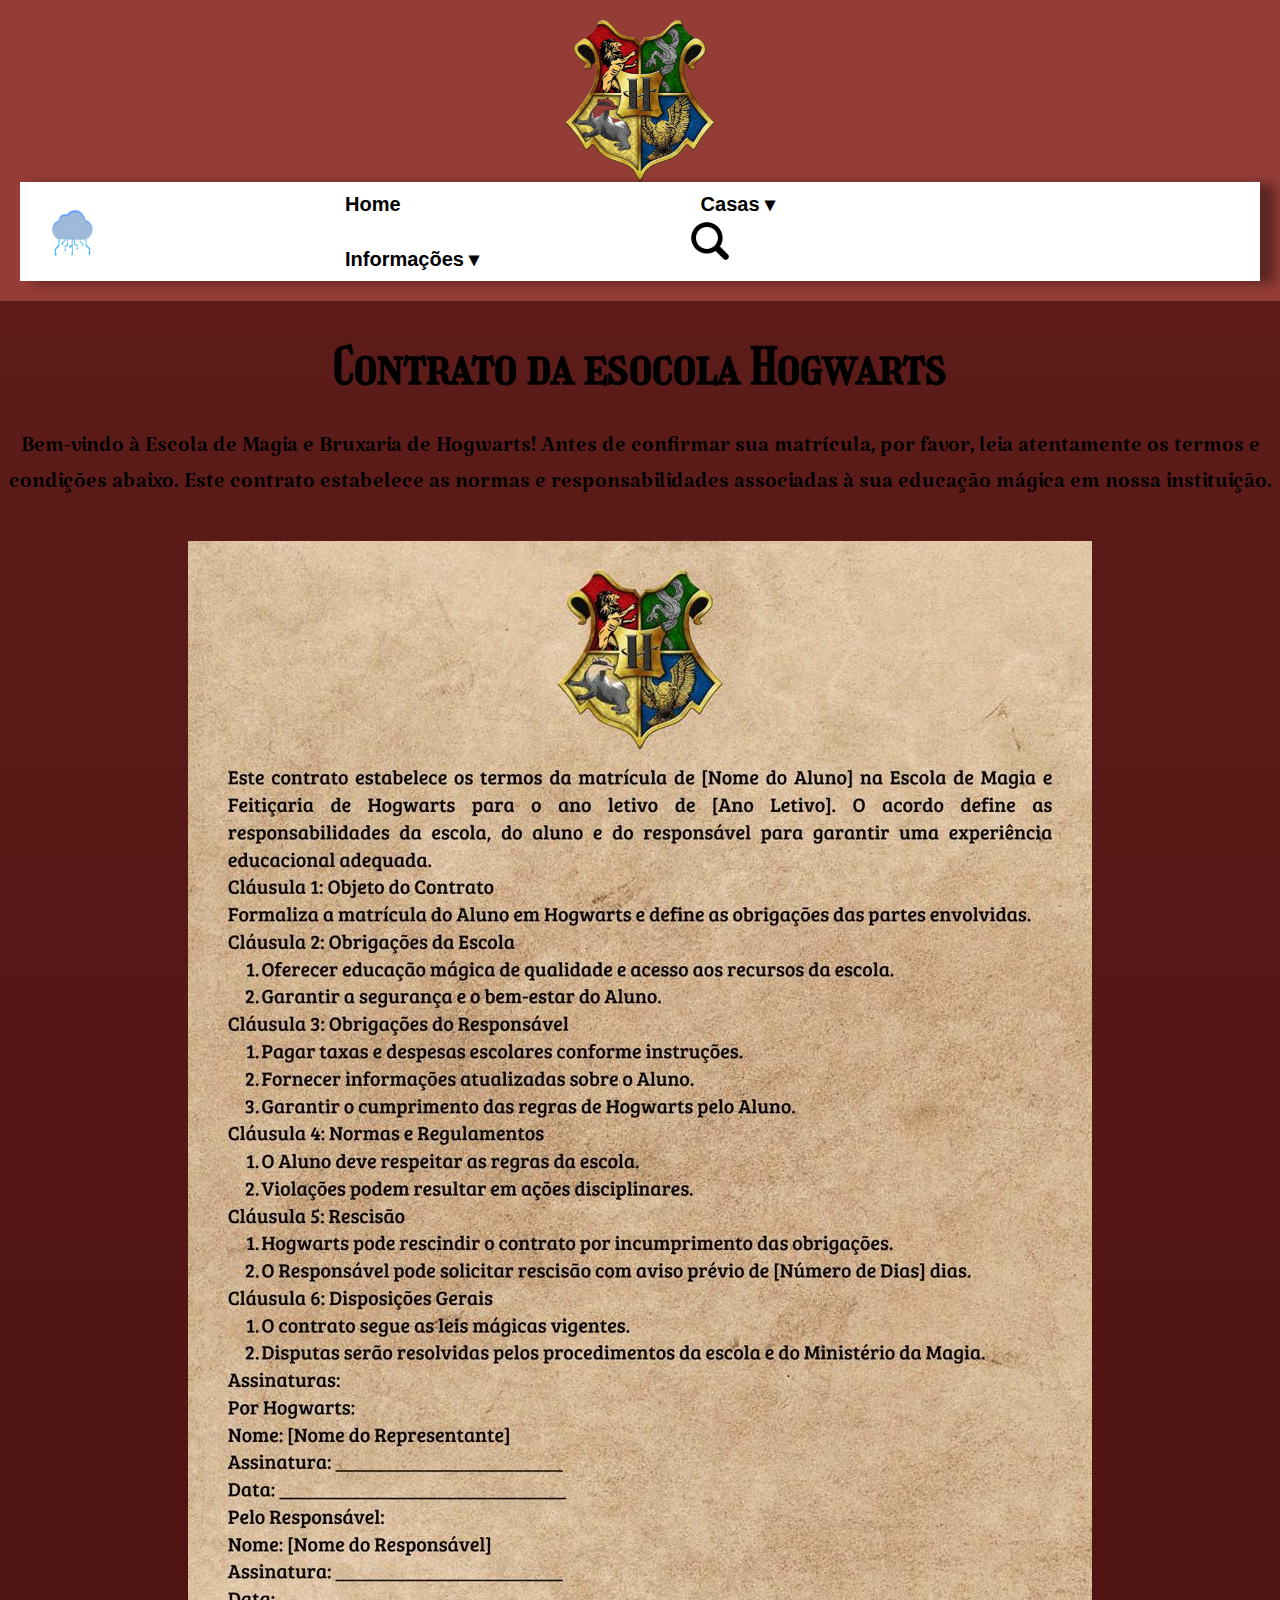
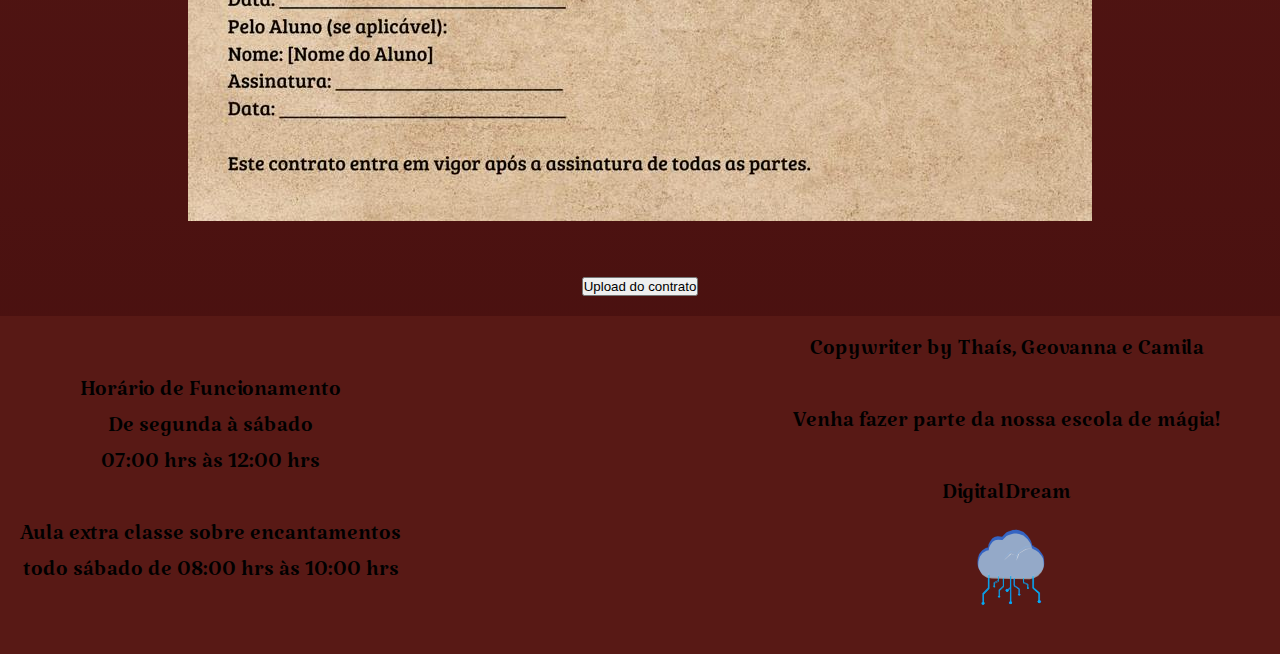
<file: contrato.html>
<!DOCTYPE html>
<html lang="PT-BR">
<head>
    <meta charset="UTF-8">
    <meta name="viewport" content="width=device-width, initial-scale=1.0">
    <title>Document</title>
    <link rel="stylesheet" href="stylecontrato.css">
</head>
<body>
    
<header>
    <div>

       
    
           
            <a href="index.html"><img class="imagemLogo"src="imagens/logo.png" alt="logo"> </a>
        <nav role="navigation" class="primary-navigation">
            <div class="cab">
            
                <img class="logocab" src="imagens/bitmap.png" alt="">


            <ul class="abas">    
                <li><a class="aba" href="index.html">Home</a></li>
                <li><a class="aba" href="#"> Casas  &dtrif;</a>
                    <ul class="dropdown">
                        <li><a href="TimeFF.html"> Grifinoria</a></li>
                        <li><a href="TimeValorant.html">Lufa-Lufa</a></li>
                        <li><a href="TimeFortnite.html"> Sonserina</a></li>
                        <li><a href="TimeRocketLeague.html">Corvinal</a></li>
                    </ul> 
                </li>
                <li><a class="aba" href="#"> Informações &dtrif;</a>
                    <ul class="dropdown">
                        <li><a href="contrato.html">Contrato</a></li>
                        <li><a href="formulario.html">Contatos</a></li>
                    </ul> 
                
                <img class="lupa" class="pesquisa" src="imagens/lupa (1).png" alt="">
            
            </div>
          </nav>


</header>
<br><br>

<div classs="conteudogeral">
    
<div class="arrumarcontrato">

<h1>Contrato da esocola Hogwarts </h1>

<br><br>
<p> Bem-vindo à Escola de Magia e Bruxaria de Hogwarts! Antes de confirmar sua matrícula, por favor, leia atentamente os termos e condições abaixo. Este contrato estabelece as normas e responsabilidades associadas à sua educação mágica em nossa instituição.</p>
<br><br>

    <img class="imagemContrato" src="imagens/contrato.jpg" alt="Contrato da escola">
    <br><br>
</div>

<div class="botao">
<button > Upload do contrato </button>
</div>

</div>
<footer>

    <div class="rodape-geral">
        <div class="rodape-alinhar">
    <p>Horário de Funcionamento  <br>  De segunda à sábado <br> 07:00 hrs às 12:00 hrs <br> <br> Aula extra classe sobre encantamentos <br> todo sábado de 08:00 hrs às 10:00 hrs</p>
</div>

<br> <br>
<div>

    <p class="rodape-alinhar2">  Copywriter by Thaís, Geovanna e Camila  <br> <br> Venha fazer parte da nossa escola de mágia! <br> <br>  DigitalDream <br> <img class="logoempresa" src="imagens/bitmap.svg" alt="logo da empresa"> </p>
</div>

<br><br>


    <div class="Linksrodape">

        <div>
        <p>Instagram das criadoras</p>
    </div>
        <br> <br>


        
        <div class="arrumarEscrita">
            
          
       <a href="https://www.instagram.com/thaisg.castro"> <img class="imagens-logo" src="imagens/instagram.png" alt="logodoinstagram"></a> 
      

    
       <a href="https://www.instagram.com/geo__s4nts"> <img class="imagens-logo" src="imagens/instagram.png" alt="logodoinstagram"></a>
      
    
    
       <a href="https://www.instagram.com/c_marinss"> <img class= "imagens-logo"src="imagens/instagram.png"alt="logodoinstagram"></a>
      

    

    </div>

    <br>

    <div class="arrumargeral">

    <p class="arrumar-instagramsala">Instagram da sala</p>


<div class="arrumar-instagrancurso">
    <a href="https://www.instagram.com/iftm_tinf.4"> <img class="imagens-logo" src="imagens/instagram.png" alt = "logo do instagram" ></a>
    
</div>

</div>



</footer>

</body>
</html>
</file>
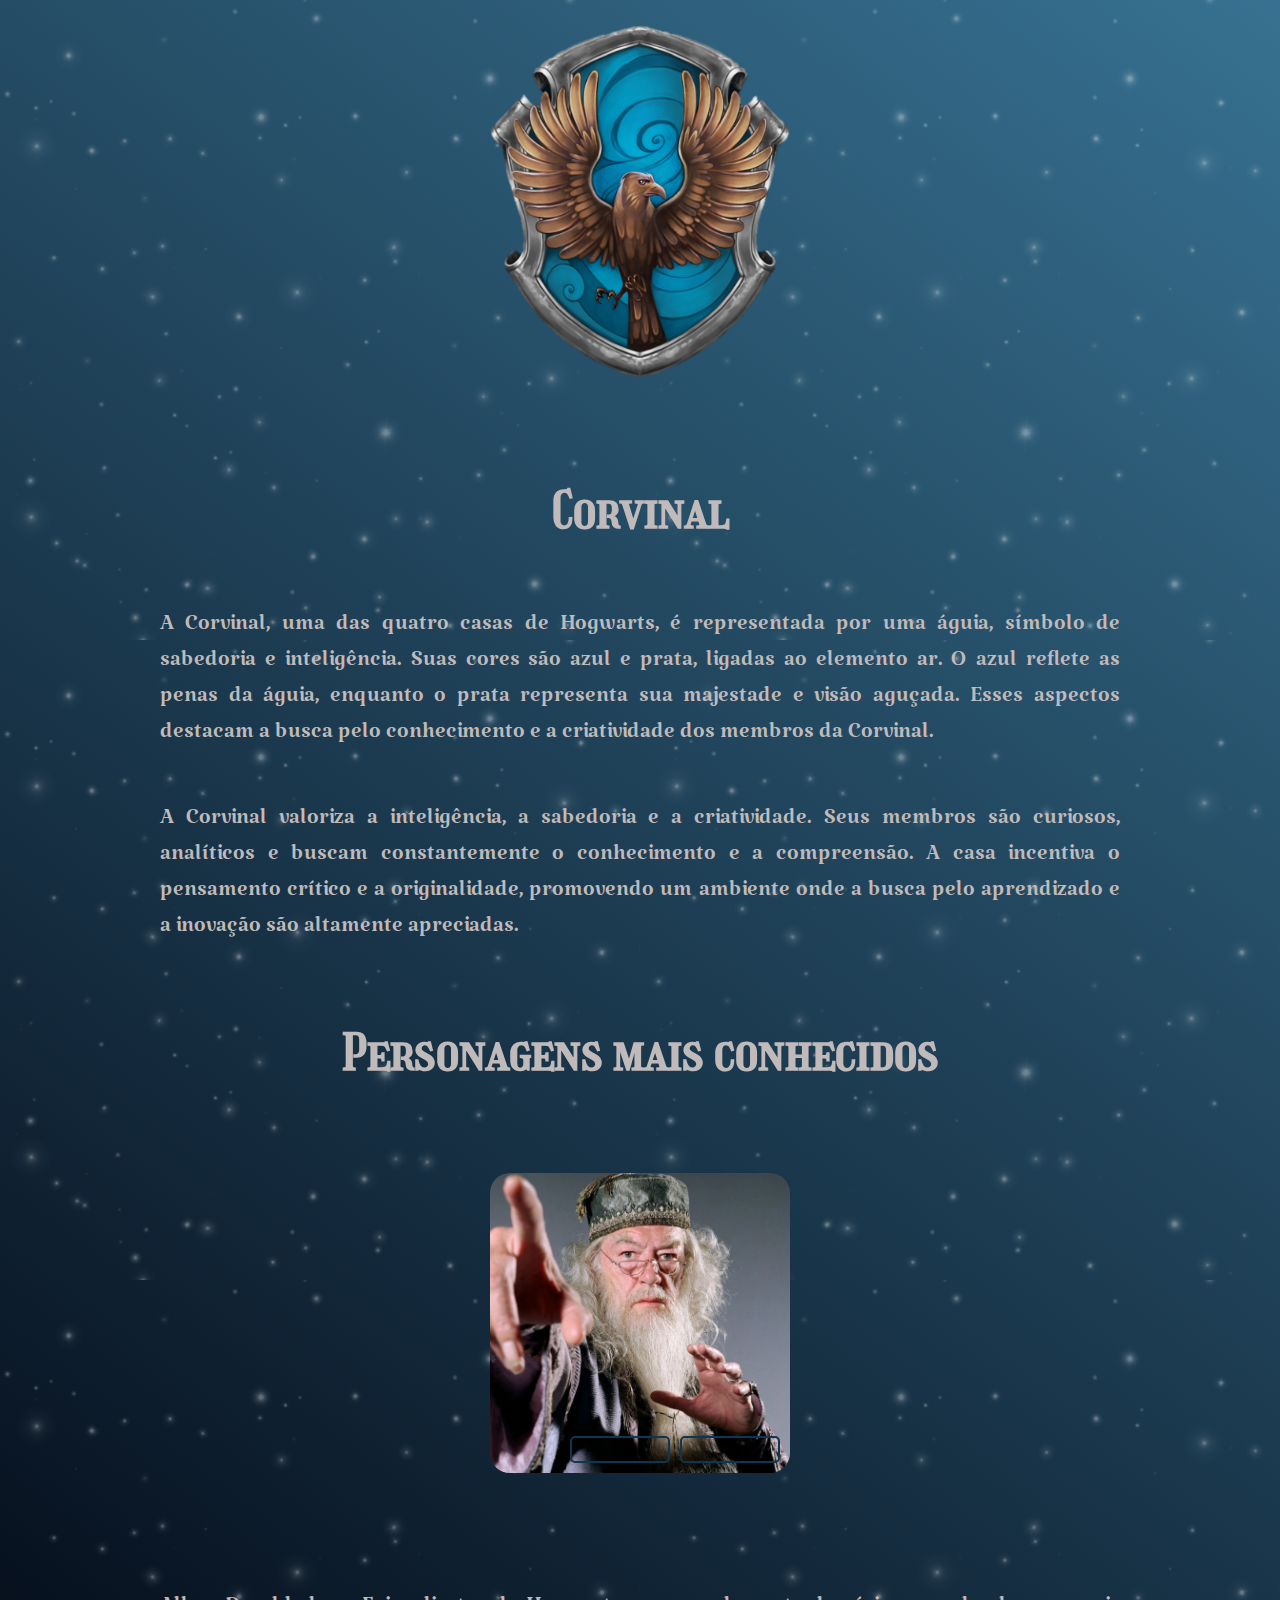
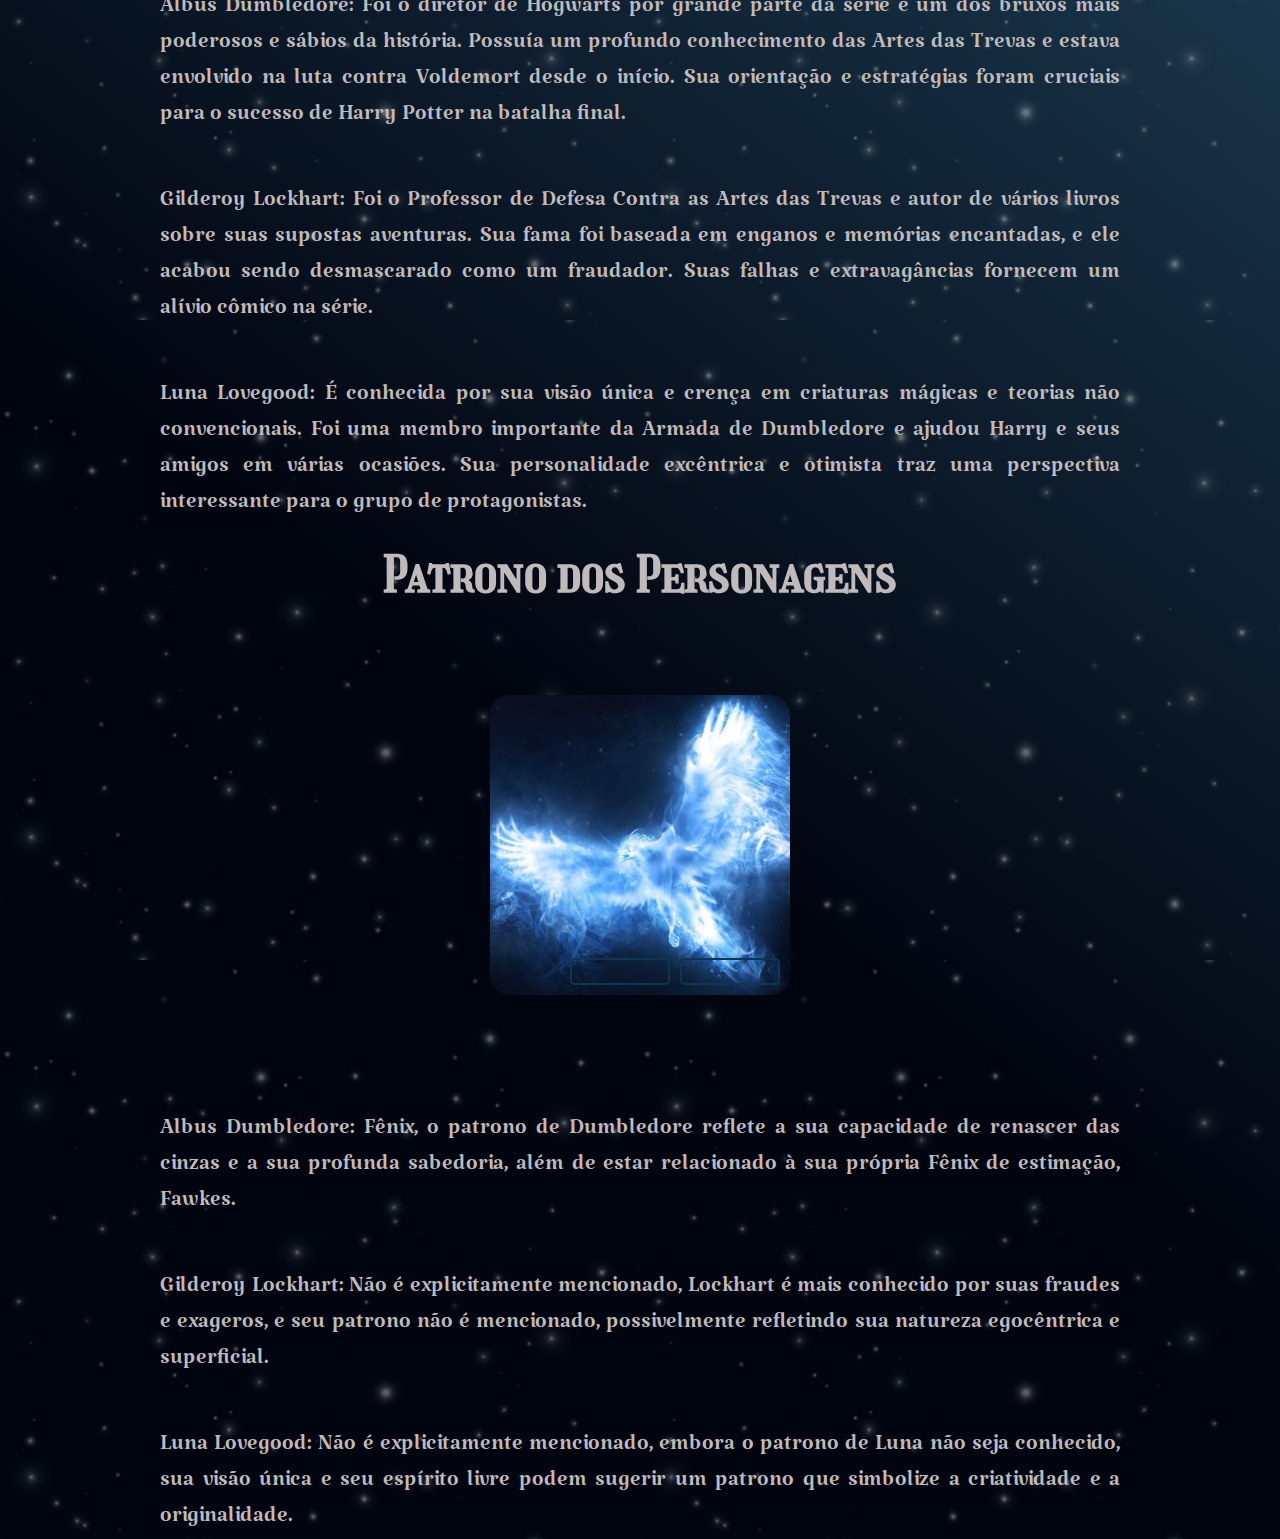
<file: Corvinal.html>
<!DOCTYPE html>
<html lang="PT-BR">
<head>
    <meta charset="UTF-8">
    <meta name="viewport" content="width=device-width, initial-scale=1.0">
    <link rel="stylesheet" href="casas.css">

    <title>Casa Corvinal</title>
</head>
<body class="Corvinal">
    
<nav class="container-img">
        <a  href="index.html"><img class="img-casas"  src="imagens/Foto-Corvinal.png.png" alt="imagem da casa Corvinal"></a>
</nav>
    
    <br><br><br>

    <h1>Corvinal</h1>

    <div>
        <p>A Corvinal, uma das quatro casas de Hogwarts, é representada por uma águia, símbolo de sabedoria e inteligência. Suas cores são azul e prata, ligadas ao elemento ar. O azul reflete as penas da águia, enquanto o prata representa sua majestade e visão aguçada. Esses aspectos destacam a busca pelo conhecimento e a criatividade dos membros da Corvinal.
        </p>

            <p>A Corvinal valoriza a inteligência, a sabedoria e a criatividade. Seus membros são curiosos, analíticos e buscam constantemente o conhecimento e a compreensão. A casa incentiva o pensamento crítico e a originalidade, promovendo um ambiente onde a busca pelo aprendizado e a inovação são altamente apreciadas.
            </p>
    </div>

    <br><br><br>

    <h1>Personagens mais conhecidos</h1>

    <div class="content">
        <div class="slides">
            <input type="radio" name="slide" id="slide1" checked>
            <input type="radio" name="slide" id="slide2">
            <input type="radio" name="slide" id="slide3">

            <div class="slide s1">
                <a><img class="conteudo-img-slide" src="imagens/Dumbledore.jpeg" alt="imagem do Harry potter"></a>

            </div>
            <div class="slide">
                <a><img class="conteudo-img-slide" src="imagens/Luna.jpeg" alt="imagem da Hermione"></a>
                
            </div>
            <div class="slide">
                <a><img class="conteudo-img-slide" src="imagens/Gilderoy.jpeg" alt="imagem do Rony"></a>
                
            </div>

            <div class="navigation"> 
                <label class="bar-4" for="slide1"></label>
                <label class="bar-4" for="slide2"></label>
                <label class="bar-4" for="slide3"></label>
               
            </div>
 
        
        </div>

    </div>

    <p>Albus Dumbledore: 

        Foi o diretor de Hogwarts por grande parte da série e um dos bruxos mais poderosos e sábios da história.
        Possuía um profundo conhecimento das Artes das Trevas e estava envolvido na luta contra Voldemort desde o início.
        Sua orientação e estratégias foram cruciais para o sucesso de Harry Potter na batalha final.

    </p>

        <p>Gilderoy Lockhart:
            
            Foi o Professor de Defesa Contra as Artes das Trevas e autor de vários livros sobre suas supostas aventuras.
            Sua fama foi baseada em enganos e memórias encantadas, e ele acabou sendo desmascarado como um fraudador.
            Suas falhas e extravagâncias fornecem um alívio cômico na série.
        </p>

            <p>Luna Lovegood:
                
                É conhecida por sua visão única e crença em criaturas mágicas e teorias não convencionais.
                Foi uma membro importante da Armada de Dumbledore e ajudou Harry e seus amigos em várias ocasiões.
                Sua personalidade excêntrica e otimista traz uma perspectiva interessante para o grupo de protagonistas.
            </p>

        <h1>Patrono dos Personagens</h1>

        <div class="content">
            <div class="slides">
                <input type="radio" name="slide" id="slide1-1" checked>
                <input type="radio" name="slide" id="slide2-2">
                <input type="radio" name="slide" id="slide3-3">
    
                <div class="slide s1">
                    <a><img class="conteudo-img-slide" src="imagens/Patrono-Fenix.jpg" alt="imagem do Harry potter"></a>
    
                </div>
                <div class="slide">
                    <a><img class="conteudo-img-slide" src="imagens/nao-explicito.jpeg" alt="imagem da Hermione"></a>
                    
                </div>
                <div class="slide">
                    <a><img class="conteudo-img-slide" src="imagens/nao-explicito.jpeg" alt="imagem do Rony"></a>
                    
                </div>
    
                <div class="navigation"> 
                    <label class="bar-4" for="slide1-1"></label>
                    <label class="bar-4" for="slide2-2"></label>
                    <label class="bar-4" for="slide3-3"></label>
                   
                </div>
     
            
            </div>
    
        </div>



    <div>
        <p>Albus Dumbledore: Fênix, o patrono de Dumbledore reflete a sua capacidade de renascer das cinzas e a sua profunda sabedoria, além de estar relacionado à sua própria Fênix de estimação, Fawkes.
        </p>

            <p>Gilderoy Lockhart: Não é explicitamente mencionado, Lockhart é mais conhecido por suas fraudes e exageros, e seu patrono não é mencionado, possivelmente refletindo sua natureza egocêntrica e superficial.
            </p>

                <p>Luna Lovegood: Não é explicitamente mencionado, embora o patrono de Luna não seja conhecido, sua visão única e seu espírito livre podem sugerir um patrono que simbolize a criatividade e a originalidade.
                </p>
    </div>

</body>
</html>
</file>
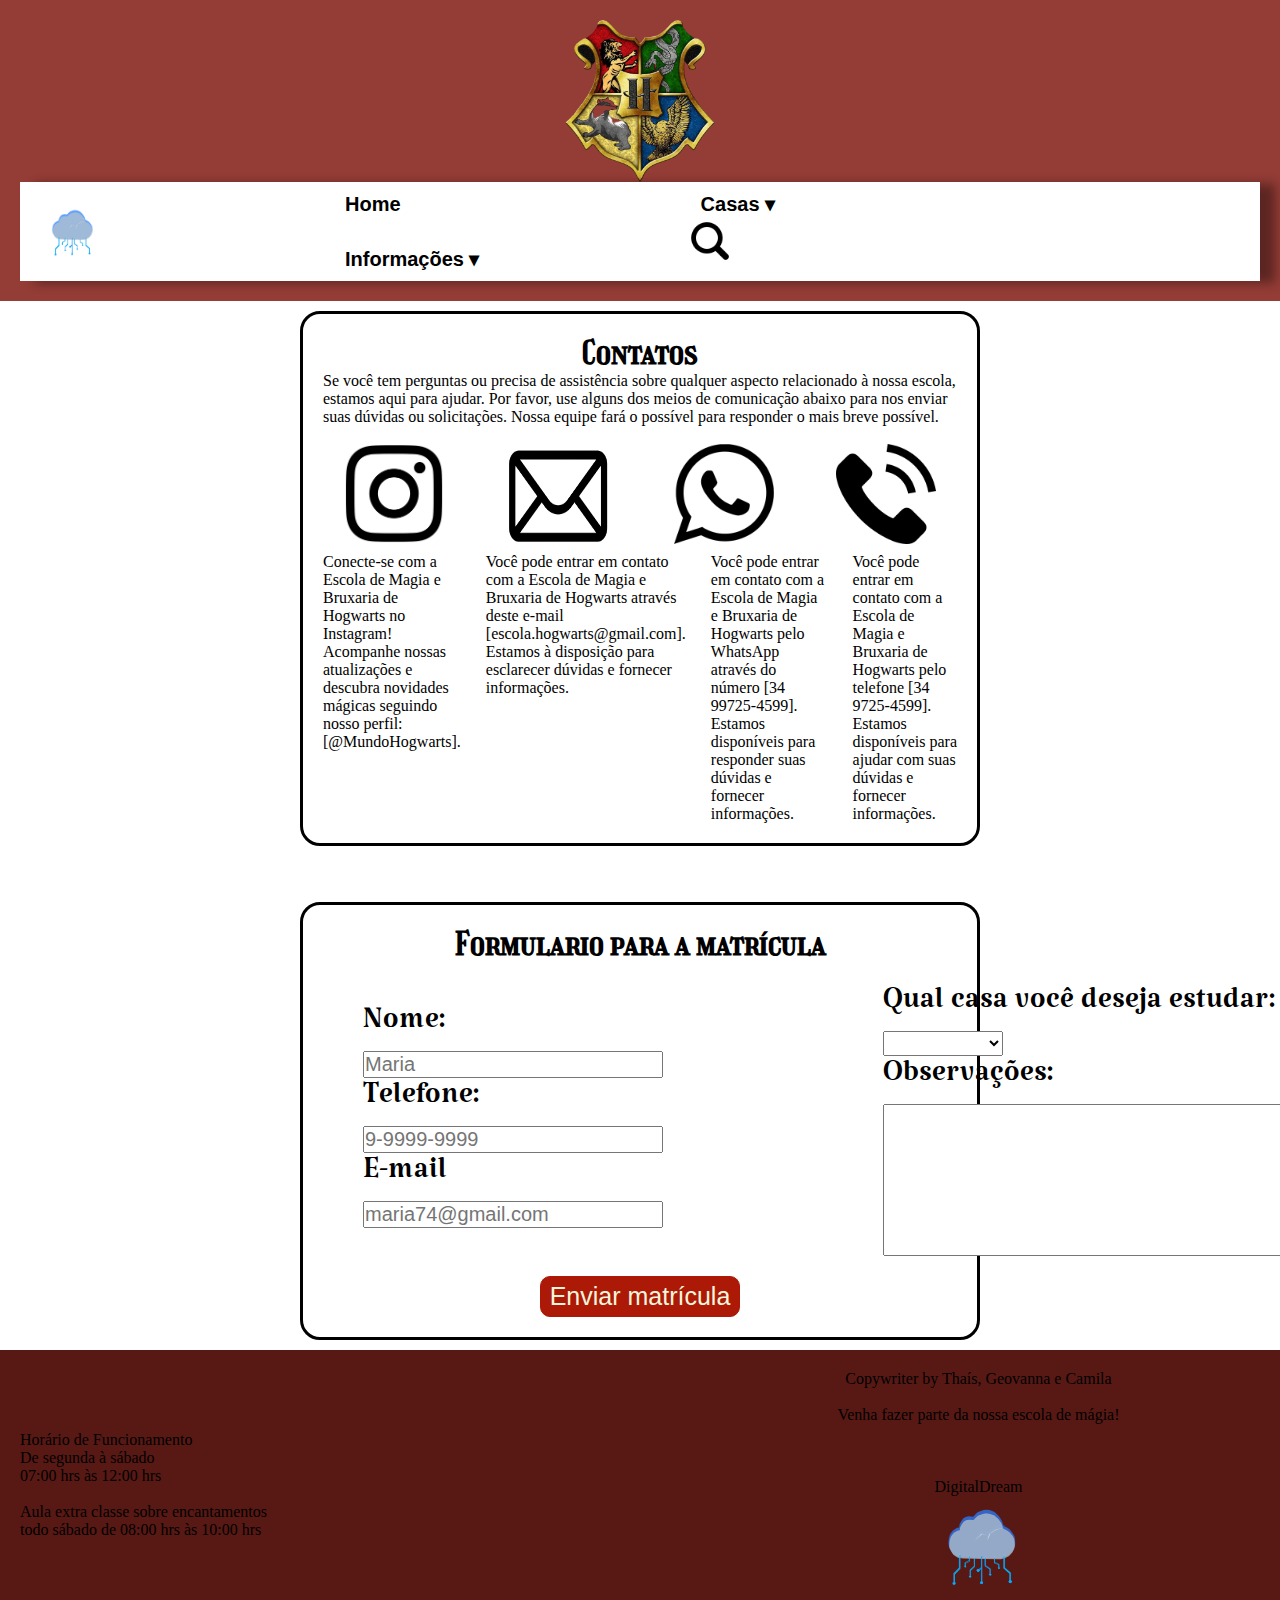
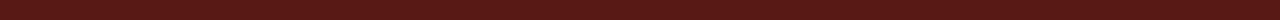
<file: formulario.html>
<!DOCTYPE html>
<html lang="PT-BR">
<head>
    <meta charset="UTF-8">
    <meta name="viewport" content="width=device-width, initial-scale=1.0">
    <title>Document</title>
    <link rel="stylesheet" href="styleformulario.css">
</head>
<body>
   
    <header>

      
       <a href="index.html"><img class="imagemLogo"src="imagens/logo.png" alt="logo"> </a>
       <nav role="navigation" class="primary-navigation">
           <div class="cab">
           
               <img class="logocab" src="imagens/bitmap.png" alt="">


           <ul class="abas">    
               <li><a class="aba" href="index.html">Home</a></li>
               <li><a class="aba" href="#"> Casas  &dtrif;</a>
                   <ul class="dropdown">
                       <li><a href="TimeFF.html"> Grifinoria</a></li>
                       <li><a href="TimeValorant.html">Lufa-Lufa</a></li>
                       <li><a href="TimeFortnite.html"> Sonserina</a></li>
                       <li><a href="TimeRocketLeague.html">Corvinal</a></li>
                   </ul> 
               </li>
               <li><a class="aba" href="#"> Informações &dtrif;</a>
                   <ul class="dropdown">
                       <li><a href="contrato.html">Contrato</a></li>
                       <li><a href="formulario.html">Contatos</a></li>
                   </ul> 
               
               <img class="lupa" class="pesquisa" src="imagens/lupa (1).png" alt="">
           
           </div>
         </nav>


    </header>

    <div class="conteudogeral"> 
    
        <h1>Contatos</h1>
    
        <p> Se você tem perguntas ou precisa de assistência sobre qualquer aspecto relacionado à nossa escola, estamos aqui para ajudar. Por favor, use alguns dos meios de comunicação abaixo para nos enviar suas dúvidas ou solicitações. Nossa equipe fará o possível para responder o mais breve possível. </p>

        <br>
    
            <div class="arrumacaogeral">
                <div class="arrumarImagem">
        
        <a href="https://www.instagram.com/geo__s4nts"><img class="tamanhoImagem"src="imagens/instagram.png" alt="logo do instagram"> </a>
    
    
        <a href="mailto:geovannasantosreis15@gmail.com"><img id="email-arrumar"  class="tamanhoImagem"src="imagens/email.png" alt="logo do email"></a>
    
    
        <a href="https://linkwhats.app/622cf2"><img class="tamanhoImagem" src="imagens/whatsapp.png" alt="logo do whatsapp"> </a>
    
        <a href="tel+553499754599"><img class="tamanhoImagem"src="imagens/telefone.png" alt="logo do telefone"> </a>
    
    </div>
    <div class="arrumarTexto">
    
        <p> Conecte-se com a Escola de Magia e Bruxaria de Hogwarts no Instagram!  Acompanhe nossas atualizações e  descubra novidades mágicas seguindo nosso perfil: [@MundoHogwarts].</p>
    
        <p >Você pode entrar em contato com a Escola de Magia e Bruxaria de Hogwarts através deste e-mail [escola.hogwarts@gmail.com]. Estamos à disposição para esclarecer dúvidas e fornecer informações.</p>
    
     <p>Você pode entrar em contato com a Escola de Magia e Bruxaria de Hogwarts pelo WhatsApp através do número [34 99725-4599]. Estamos disponíveis para responder suas dúvidas e fornecer informações.</p>
    
            <p> Você pode entrar em contato com a Escola de Magia e Bruxaria de Hogwarts pelo telefone [34 9725-4599]. Estamos disponíveis para ajudar com suas dúvidas e fornecer informações.</p>
        </div>
    
        </div>
        </div>
    
<br><br>
    

    <div class="conteudogeral">

        <h1>Formulario para a matrícula </h1>

        <div class="arrumarGeral">
    <div class="arrumarFormulario">
       
    <form class="arrumarFormulario" method="" id="" action="">
       
        <label for=""> Nome:</label>
        <input type="text" placeholder="Maria">
        <label for="">Telefone:</label>
        <input type="number" placeholder="9-9999-9999">
        <label for="">E-mail</label>
        <input type="email" placeholder="maria74@gmail.com">
    </div>
    
        <div class="arrumarFormulario-escolha">

        <label for="">Qual casa você deseja estudar:</label>

        <select id="arrumarOpcoes"name="" id="">

            <option value=""></option>
            <option value="">Sonserina</option>
            <option value="">Grifinoria</option>
            <option value="">Lufa-Lufa</option>
            <option value="">Corvinal</option>


        </select>
    
            <label for=""> Observações:</label>
        
            <textarea name="" id="quadro" rows="10" cols="100">   </textarea>
        </div>

        </form>

        
        </div>
    
        <div class="botao">

        <button type="button" class="peronalizaBotao"> Enviar matrícula</button>

    </div>

    </div>

<footer>

    <div class="rodape-geral">
        <div class="rodape-alinhar">
    <p>Horário de Funcionamento  <br>  De segunda à sábado <br> 07:00 hrs às 12:00 hrs <br> <br> Aula extra classe sobre encantamentos <br> todo sábado de 08:00 hrs às 10:00 hrs</p>
</div>

<br> <br>
<div>

    <p class="rodape-alinhar2">  Copywriter by Thaís, Geovanna e Camila <br> <br> Venha fazer parte da nossa escola de mágia! <br> <br> <br> <br> DigitalDream <br> <img class="logoempresa" src="imagens/bitmap.svg" alt="logo da empresa"> </p>
</div>

<br><br>


    <div class="Linksrodape">

        <div>
        <p>Instagram das criadoras</p>
    </div>
        <br> <br>


        
        <div class="arrumarEscrita">
            
          
       <a href="https://www.instagram.com/thaisg.castro"> <img class="imagens-logo" src="imagens/instagram.png" alt="logodoinstagram"></a> 
      

    
       <a href="https://www.instagram.com/geo__s4nts"> <img class="imagens-logo" src="imagens/instagram.png" alt="logodoinstagram"></a>
      
    
    
       <a href="https://www.instagram.com/c_marinss"> <img class= "imagens-logo"src="imagens/instagram.png"alt="logodoinstagram"></a>
      

    </div>

    <br>

    <div class="arrumargeral">

    <p class="arrumar-instagramsala">Instagram da sala</p>


<div class="arrumar-instagrancurso">
    <a href="https://www.instagram.com/iftm_tinf.4"> <img class="imagens-logo" src="imagens/instagram.png" alt = "logo do instagram" ></a>
    
</div>

</div>


   
</footer>

</body>
</html>
</file>
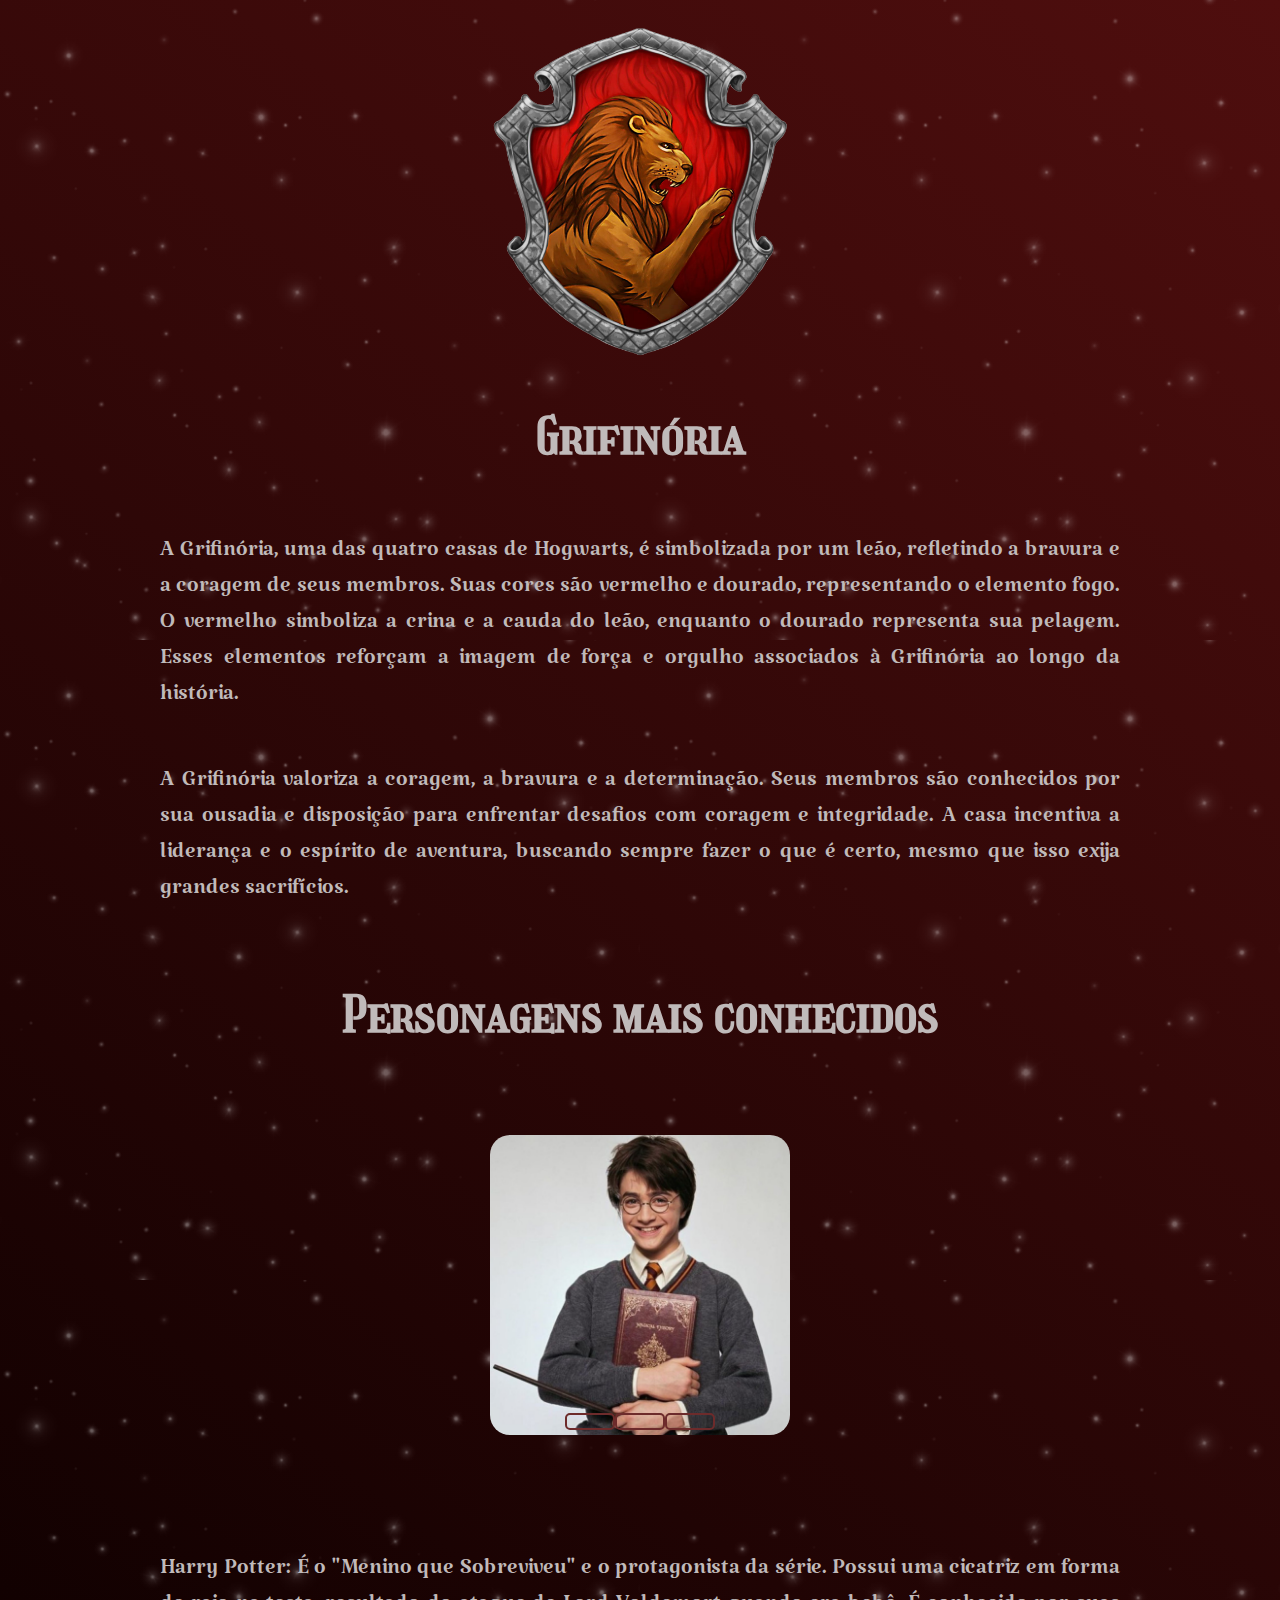
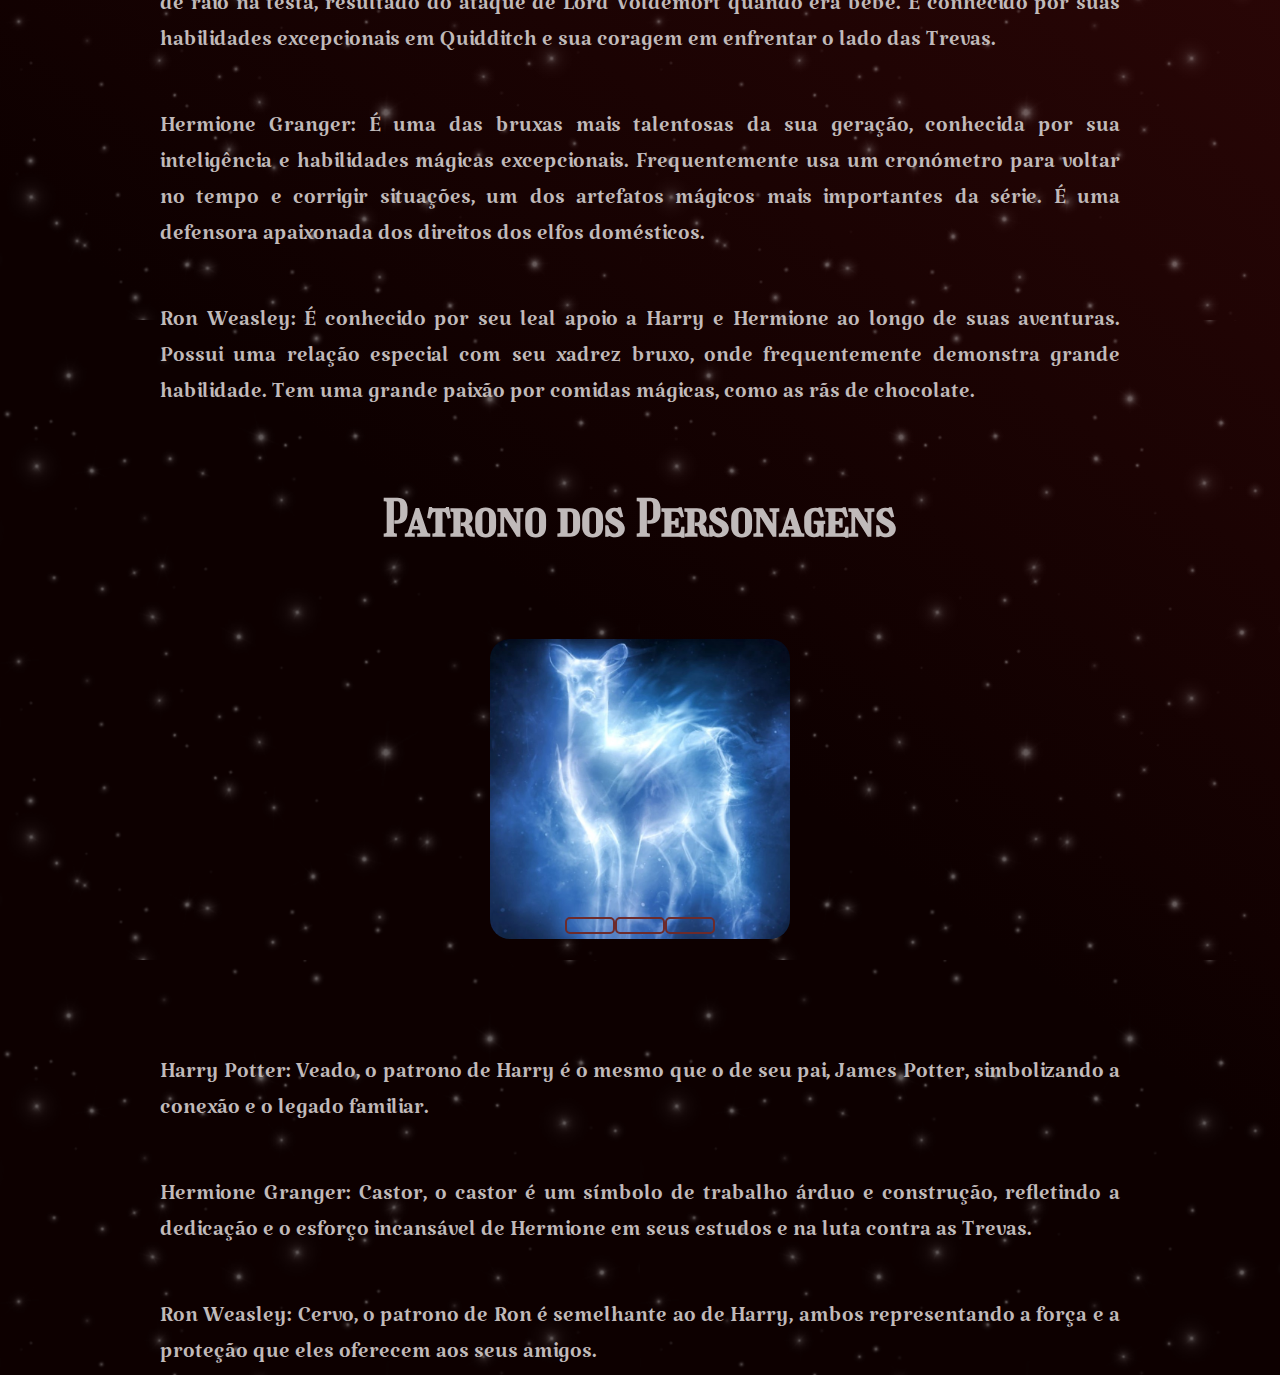
<file: Grifinoria.html>
<!DOCTYPE html>
<html lang="PT-BR">
<head>
    <meta charset="UTF-8">
    <meta name="viewport" content="width=device-width, initial-scale=1.0">
    <link rel="stylesheet" href="casas.css">

    <title>Casa Grifinória</title>
</head>
<body class="Grifinoria">
    
<nav class="container-img">
        <a  href="index.html"><img class="img-casas" src="imagens/Foto-Grifinoria.png.png" alt="imagem da casa Grifinória"></a>
</nav>
    
    <h1>Grifinória</h1>

    <div>
        <p>A Grifinória, uma das quatro casas de Hogwarts, é simbolizada por um leão, refletindo a bravura e a coragem de seus membros. Suas cores são vermelho e dourado, representando o elemento fogo. O vermelho simboliza a crina e a cauda do leão, enquanto o dourado representa sua pelagem. Esses elementos reforçam a imagem de força e orgulho associados à Grifinória ao longo da história.
        </p>

            <p>A Grifinória valoriza a coragem, a bravura e a determinação. Seus membros são conhecidos por sua ousadia e disposição para enfrentar desafios com coragem e integridade. A casa incentiva a liderança e o espírito de aventura, buscando sempre fazer o que é certo, mesmo que isso exija grandes sacrifícios.
            </p>
    </div>

    <br><br><br>

    <h1>Personagens mais conhecidos</h1>

    <div class="content">
        <div class="slides">
            <input type="radio" name="slide" id="slide1" checked>
            <input type="radio" name="slide" id="slide2">
            <input type="radio" name="slide" id="slide3">

            <div class="slide s1">
                <a><img class="conteudo-img-slide" src="imagens/Harry.jpeg" alt="imagem do Harry potter"></a>

            </div>
            <div class="slide">
                <a><img class="conteudo-img-slide" src="imagens/Hermione.jpeg" alt="imagem da Hermione"></a>
                
            </div>
            <div class="slide">
                <a><img class="conteudo-img-slide" src="imagens/Rony.jpeg" alt="imagem do Rony"></a>
                
            </div>

            <div class="navigation"> 
                <label class="bar" for="slide1"></label>
                <label class="bar" for="slide2"></label>
                <label class="bar" for="slide3"></label>
               
            </div>
 
        
        </div>

    </div>

    <p>Harry Potter:

        É o "Menino que Sobreviveu" e o protagonista da série.
        Possui uma cicatriz em forma de raio na testa, resultado do ataque de Lord Voldemort quando era bebê.
        É conhecido por suas habilidades excepcionais em Quidditch e sua coragem em enfrentar o lado das Trevas.
    </p>

        <p>
            Hermione Granger:
        
        É uma das bruxas mais talentosas da sua geração, conhecida por sua inteligência e habilidades mágicas excepcionais.
        Frequentemente usa um cronómetro para voltar no tempo e corrigir situações, um dos artefatos mágicos mais importantes da série.
        É uma defensora apaixonada dos direitos dos elfos domésticos.
        </p>

            <p>
                Ron Weasley:
        
                 É conhecido por seu leal apoio a Harry e Hermione ao longo de suas aventuras.
                 Possui uma relação especial com seu xadrez bruxo, onde frequentemente demonstra grande habilidade.
                 Tem uma grande paixão por comidas mágicas, como as rãs de chocolate.
            </p>

    <br><br><br>

 <h1>Patrono dos Personagens</h1>

 <div class="content">

    <div class="slides">
        <input type="radio" name="slide" id="slide1-1" checked>
        <input type="radio" name="slide" id="slide2-2">
        <input type="radio" name="slide" id="slide3-3">

        <div class="slide s1">
            <a><img class="conteudo-img-slide" src="imagens/Patrono-Veado-sim.jpg" alt="imagem do Harry potter"></a>
        </div>

        <div class="slide">
            <a><img class="conteudo-img-slide" src="imagens/Patrono-Castor.jpg" alt="imagem da Hermione"></a>
        </div>

        <div class="slide">
            <a><img class="conteudo-img-slide" src="imagens/Patrono-Cervo.jpg" alt="imagem do Rony"></a>
        </div>

        <div class="navigation"> 
            <label class="bar" for="slide1-1"></label>
            <label class="bar" for="slide2-2"></label>
            <label class="bar" for="slide3-3"></label>
           
        </div>

    
    </div>

</div>
    

    <div>
        <p>Harry Potter: Veado, o patrono de Harry é o mesmo que o de seu pai, James Potter, simbolizando a conexão e o legado familiar. 
        </p>

            <p>Hermione Granger: Castor, o castor é um símbolo de trabalho árduo e construção, refletindo a dedicação e o esforço incansável de Hermione em seus   estudos e na luta contra as Trevas.
            </p>

                <p>Ron Weasley:
                    
                    Cervo, o patrono de Ron é semelhante ao de Harry, ambos representando a força e a proteção que eles oferecem aos seus amigos. 
                </p>
    </div>

</body>
</html>
</file>
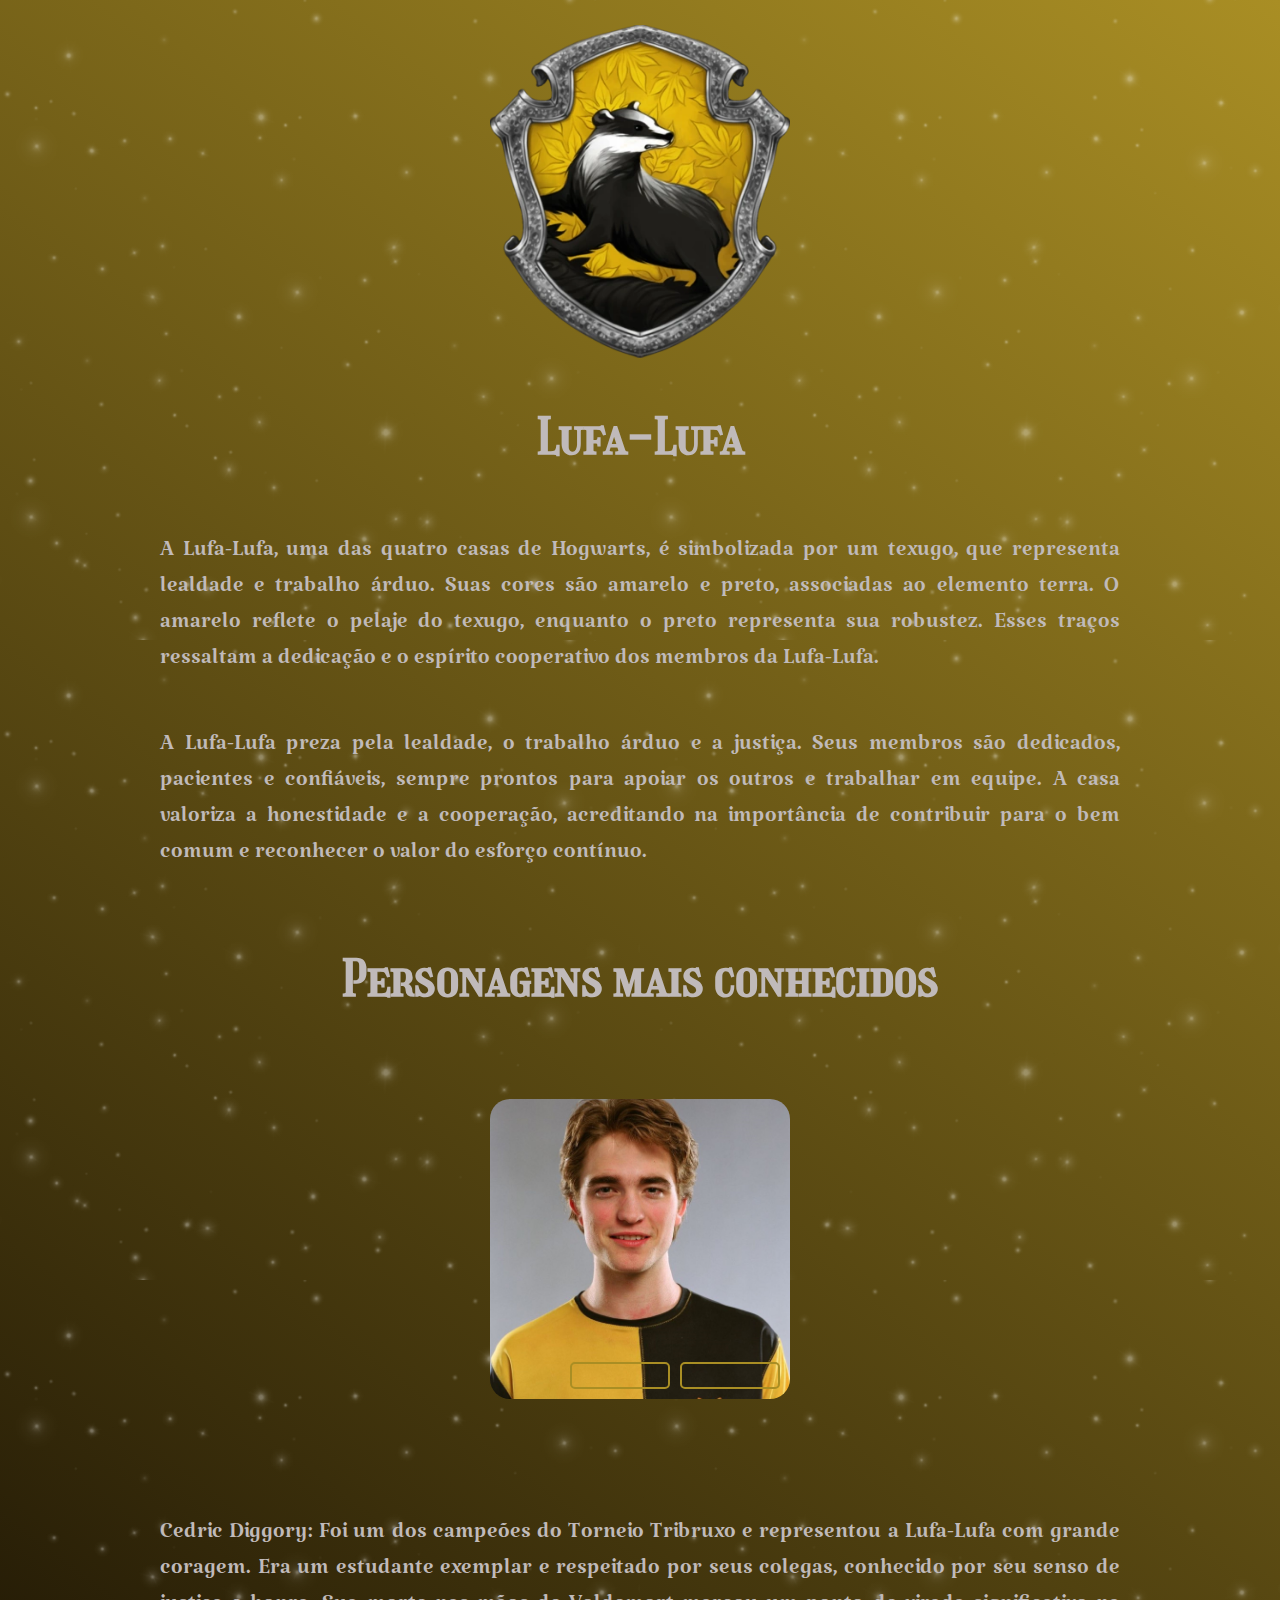
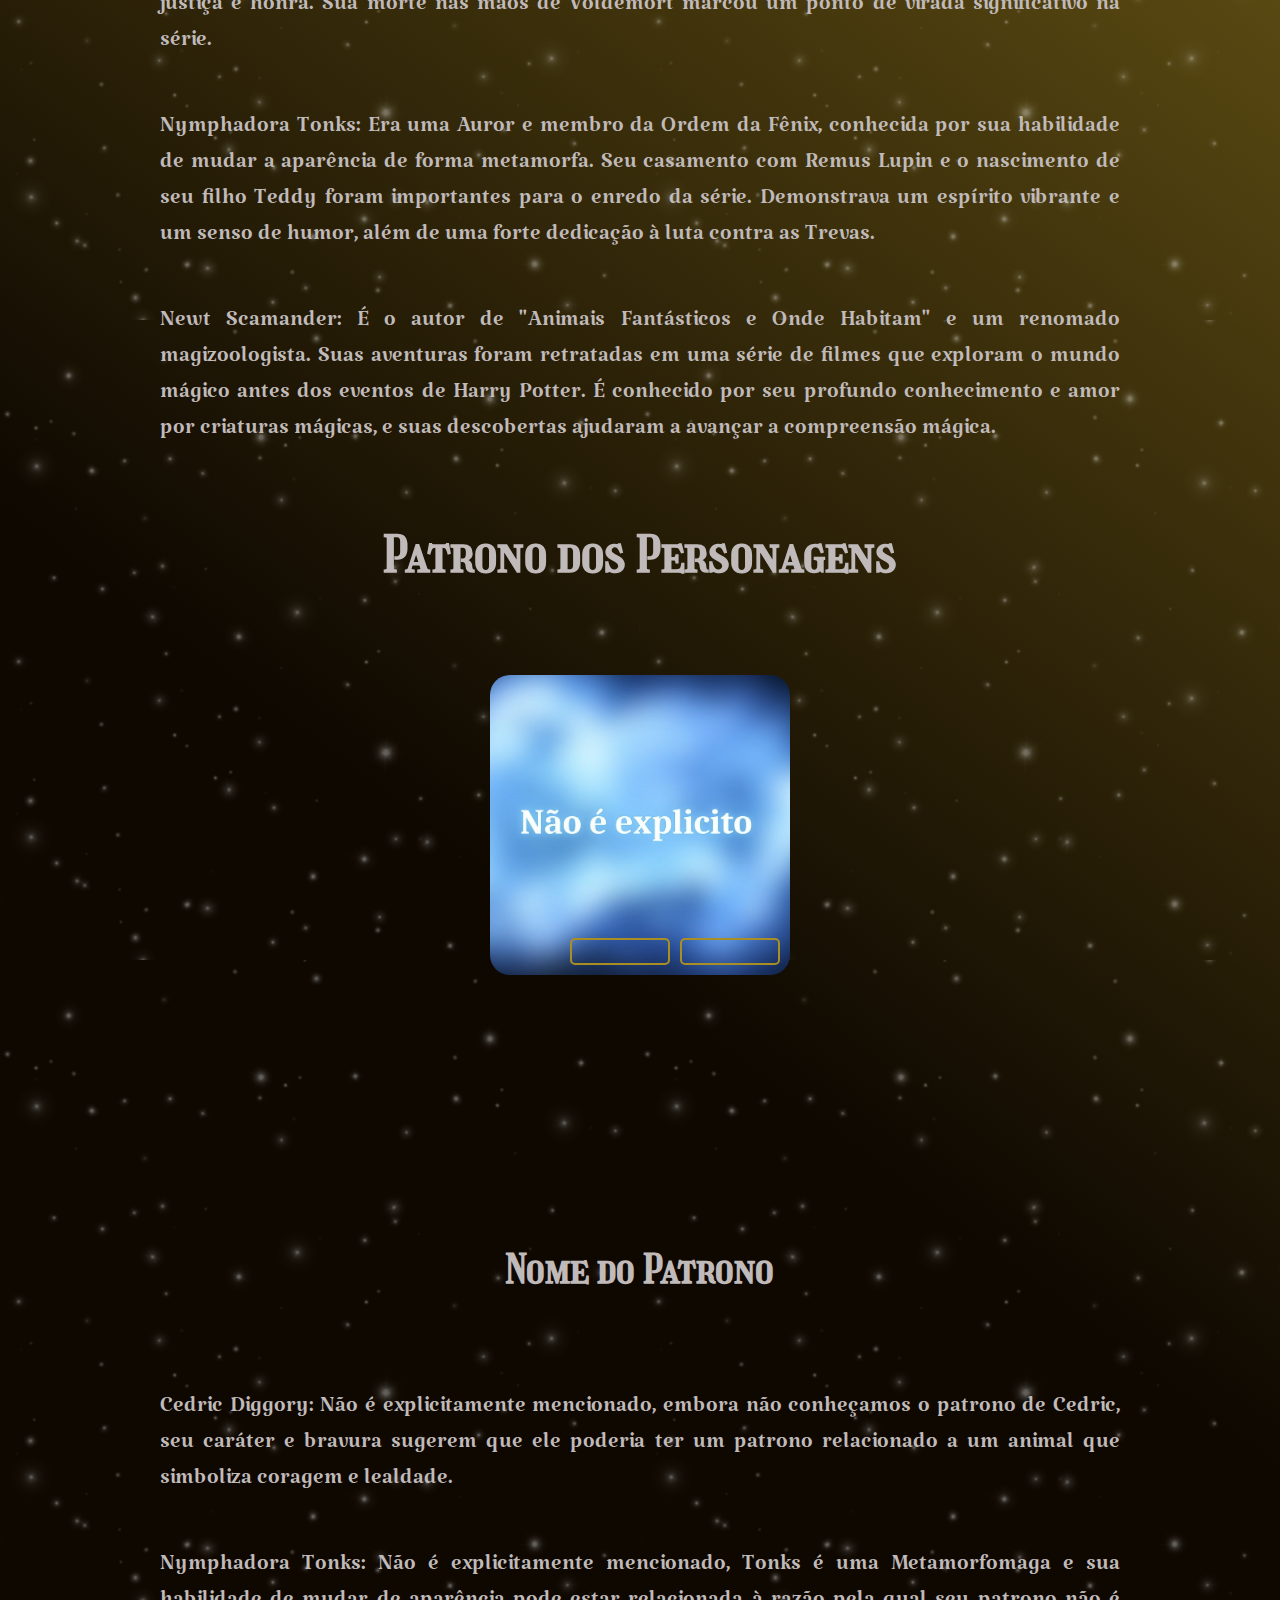
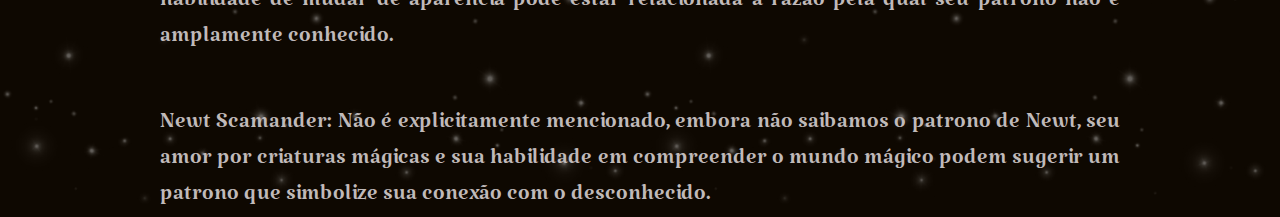
<file: Lufa-Lufa.html>
<!DOCTYPE html>
<html lang="PT-BR">
<head>
    <meta charset="UTF-8">
    <meta name="viewport" content="width=device-width, initial-scale=1.0">
    <link rel="stylesheet" href="casas.css">

    <title>Casa Lufa-Lufa</title>
</head>
<body class="Lufa-Lufa">
    
<nav class="container-img">
    <a  href="index.html"><img class="img-casas"  src="imagens/Foto-Lufa-Lufa.png" alt="imagem da casa Lufa-Lufa"></a>
</nav>

    <h1>Lufa-Lufa</h1>


    <div>
        <p>A Lufa-Lufa, uma das quatro casas de Hogwarts, é simbolizada por um texugo, que representa lealdade e trabalho árduo. Suas cores são amarelo e preto, associadas ao elemento terra. O amarelo reflete o pelaje do texugo, enquanto o preto representa sua robustez. Esses traços ressaltam a dedicação e o espírito cooperativo dos membros da Lufa-Lufa.</p>

             <p>A Lufa-Lufa preza pela lealdade, o trabalho árduo e a justiça. Seus membros são dedicados, pacientes e confiáveis, sempre prontos para apoiar os outros e trabalhar em equipe. A casa valoriza a honestidade e a cooperação, acreditando na importância de contribuir para o bem comum e reconhecer o valor do esforço contínuo.
            </p>
    </div>

    <br><br><br>

    <h1>Personagens mais conhecidos</h1>

    <div class="content">
        <div class="slides">
            <input type="radio" name="slide" id="slide1" checked>
            <input type="radio" name="slide" id="slide2">
            <input type="radio" name="slide" id="slide3">

            <div class="slide s1">
                <a><img class="conteudo-img-slide" src="imagens/Cedric.jpeg" alt="imagem do Harry potter"></a>

            </div>
            <div class="slide">
                <a><img class="conteudo-img-slide" src="imagens/Metamorfomaga.jpeg" alt="imagem da Hermione"></a>
                
            </div>
            <div class="slide">
                <a><img class="conteudo-img-slide" src="imagens/Tonks.jpeg" alt="imagem do Rony"></a>
                
            </div>

            <div class="navigation"> 
                <label class="bar-3" for="slide1"></label>
                <label class="bar-3" for="slide2"></label>
                <label class="bar-3" for="slide3"></label>
               
            </div>
 
        
        </div>

    </div>

    <p>Cedric Diggory:

        Foi um dos campeões do Torneio Tribruxo e representou a Lufa-Lufa com grande coragem.
        Era um estudante exemplar e respeitado por seus colegas, conhecido por seu senso de justiça e honra.
        Sua morte nas mãos de Voldemort marcou um ponto de virada significativo na série.
        </p>

        <p>Nymphadora Tonks:
        
            Era uma Auror e membro da Ordem da Fênix, conhecida por sua habilidade de mudar a aparência de forma metamorfa.
            Seu casamento com Remus Lupin e o nascimento de seu filho Teddy foram importantes para o enredo da série.
            Demonstrava um espírito vibrante e um senso de humor, além de uma forte dedicação à luta contra as Trevas.
        </p>

            <p>Newt Scamander:
            
                É o autor de "Animais Fantásticos e Onde Habitam" e um renomado magizoologista.
                Suas aventuras foram retratadas em uma série de filmes que exploram o mundo mágico antes dos eventos de Harry Potter.
                É conhecido por seu profundo conhecimento e amor por criaturas mágicas, e suas descobertas ajudaram a avançar a compreensão mágica.
            </p>

    <br><br><br>

        <h1>Patrono dos Personagens</h1>

        <div class="content">
            <div class="slides">
                <input type="radio" name="slide" id="slide1-1" checked>
                <input type="radio" name="slide" id="slide2-2">
                <input type="radio" name="slide" id="slide3-3">
    
                <div class="slide s1">
                    <a><img class="conteudo-img-slide" src="imagens/nao-explicito.jpeg" alt="imagem do Harry potter"></a>
    
                </div>
                <div class="slide">
                    <a><img class="conteudo-img-slide" src="imagens/nao-explicito.jpeg" alt="imagem da Hermione"></a>
                    
                </div>
                <div class="slide">
                    <a><img class="conteudo-img-slide" src="imagens/nao-explicito.jpeg" alt="imagem do Rony"></a>
                    
                </div>
    
                <div class="navigation"> 
                    <label class="bar-3" for="slide1-1"></label>
                    <label class="bar-3" for="slide2-2"></label>
                    <label class="bar-3" for="slide3-3"></label>
                   
                </div>
     
            
            </div>
    
        </div>

        <h2>Nome do Patrono</h2> 

    <div>
        <p>Cedric Diggory: Não é explicitamente mencionado, embora não conheçamos o patrono de Cedric, seu caráter e bravura sugerem que ele poderia ter um patrono relacionado a um animal que simboliza coragem e lealdade. 
        </p> 

            <p>Nymphadora Tonks: Não é explicitamente mencionado, Tonks é uma Metamorfomaga e sua habilidade de mudar de aparência pode estar relacionada à razão pela qual seu patrono não é amplamente conhecido.
            </p>

                <p>Newt Scamander: Não é explicitamente mencionado, embora não saibamos o patrono de Newt, seu amor por criaturas mágicas e sua habilidade em compreender o mundo mágico podem sugerir um patrono que simbolize sua conexão com o desconhecido.
                </p>
    </div>

</body>
</html>
</file>
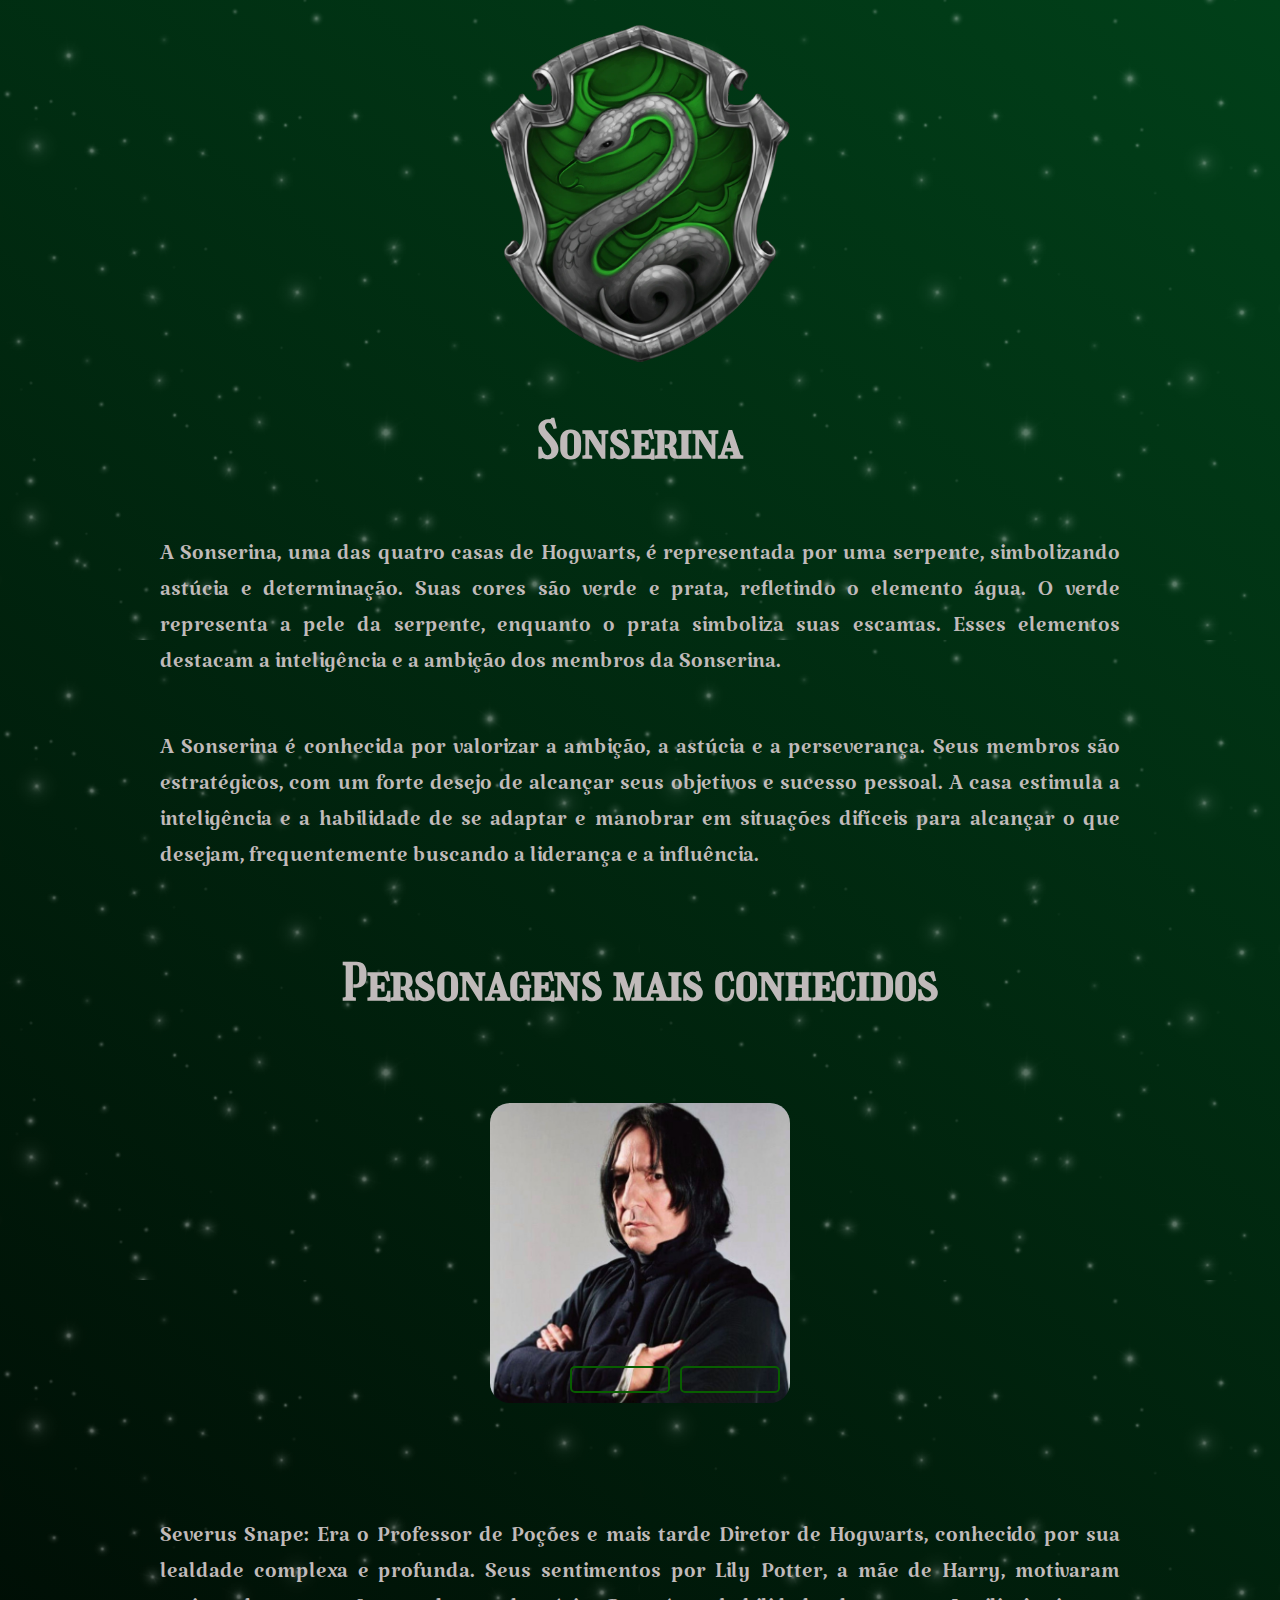
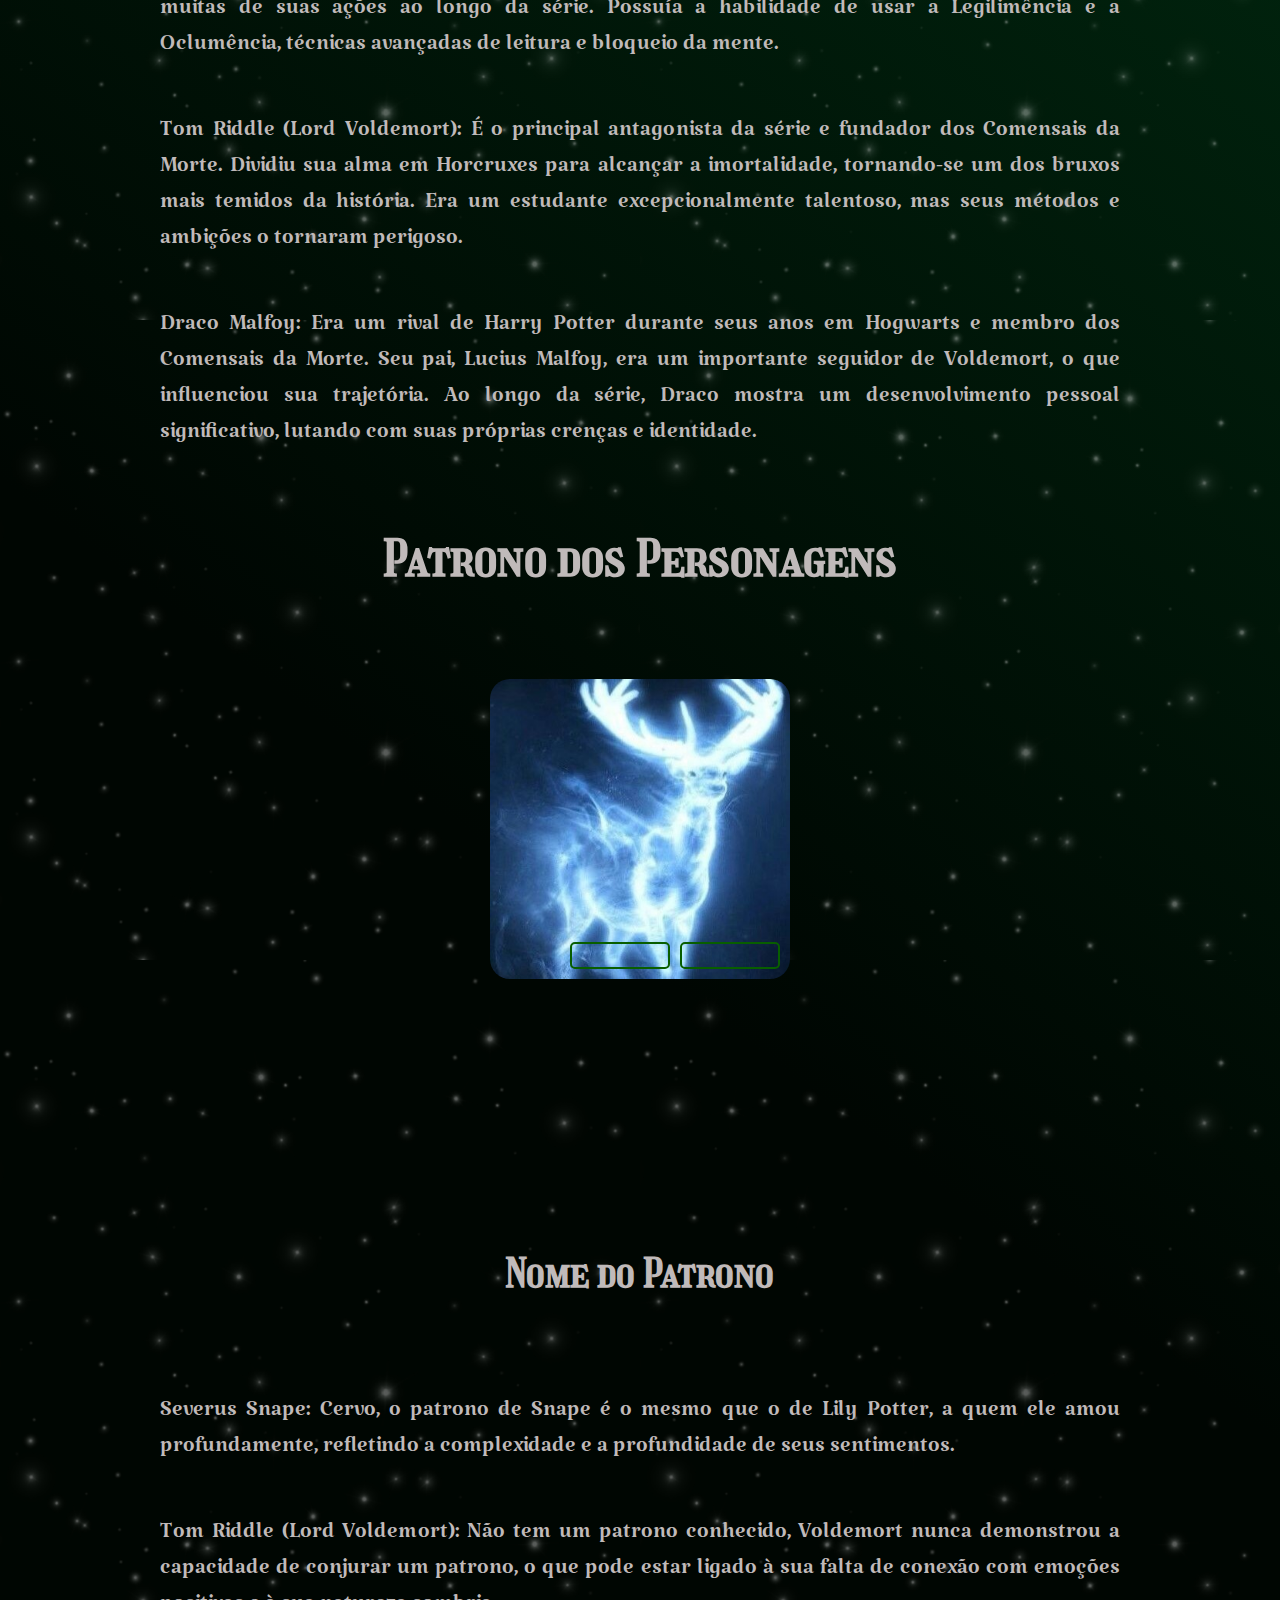
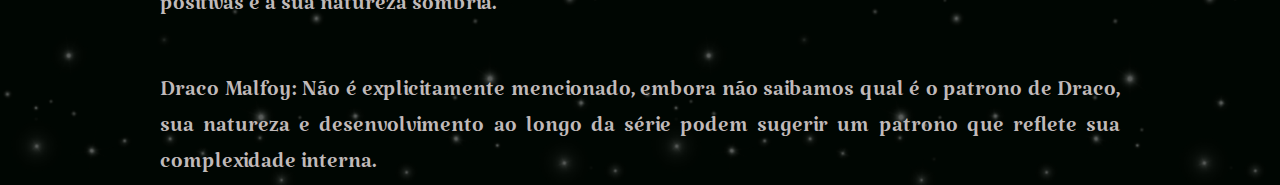
<file: Sonserina.html>
<!DOCTYPE html>
<html lang="PT-BR">
<head>
    <meta charset="UTF-8">
    <meta name="viewport" content="width=device-width, initial-scale=1.0">

    <link rel="stylesheet" href="casas.css">

    <title>Casa Sonserina</title>
</head>

<body class="Sonserina">

<nav class="container-img">    
        <a  href="index.html"><img class="img-casas"  src="imagens/Foto-Sonserina.png" alt="imagem da casa Sonserina"></a>
</nav>
    
    <h1>Sonserina</h1>

    <div>
        <p>A Sonserina, uma das quatro casas de Hogwarts, é representada por uma serpente, simbolizando astúcia e determinação. Suas cores são verde e prata, refletindo o elemento água. O verde representa a pele da serpente, enquanto o prata simboliza suas escamas. Esses elementos destacam a inteligência e a ambição dos membros da Sonserina.
        </p>

            <p>A Sonserina é conhecida por valorizar a ambição, a astúcia e a perseverança. Seus membros são estratégicos, com um forte desejo de alcançar seus objetivos e sucesso pessoal. A casa estimula a inteligência e a habilidade de se adaptar e manobrar em situações difíceis para alcançar o que desejam, frequentemente buscando a liderança e a influência.
            </p>
    </div>

    <br><br><br>

    <h1>Personagens mais conhecidos</h1>

    <div class="content">
        <div class="slides">
            <input type="radio" name="slide" id="slide1" checked>
            <input type="radio" name="slide" id="slide2">
            <input type="radio" name="slide" id="slide3">

            <div class="slide s1">
                <a><img class="conteudo-img-slide" src="imagens/Sirius.jpeg" alt="imagem do Harry potter"></a>

            </div>
            <div class="slide">
                <a><img class="conteudo-img-slide" src="imagens/Valdemort.jpeg" alt="imagem da Hermione"></a>
                
            </div>
            <div class="slide">
                <a><img class="conteudo-img-slide" src="imagens/Draco.jpeg" alt="imagem do Rony"></a>
                
            </div>

            <div class="navigation"> 
                <label class="bar-2" for="slide1"></label>
                <label class="bar-2" for="slide2"></label>
                <label class="bar-2" for="slide3"></label>
               
            </div>
 
        
        </div>

    </div>

    <p>Severus Snape:

        Era o Professor de Poções e mais tarde Diretor de Hogwarts, conhecido por sua lealdade complexa e profunda.
        Seus sentimentos por Lily Potter, a mãe de Harry, motivaram muitas de suas ações ao longo da série.
        Possuía a habilidade de usar a Legilimência e a Oclumência, técnicas avançadas de leitura e bloqueio da mente.
    </p>

        <p>Tom Riddle (Lord Voldemort):
        
            É o principal antagonista da série e fundador dos Comensais da Morte.
            Dividiu sua alma em Horcruxes para alcançar a imortalidade, tornando-se um dos bruxos mais temidos da história.
            Era um estudante excepcionalmente talentoso, mas seus métodos e ambições o tornaram perigoso.
        </p>

            <p> Draco Malfoy:
            
                Era um rival de Harry Potter durante seus anos em Hogwarts e membro dos Comensais da Morte.
                Seu pai, Lucius Malfoy, era um importante seguidor de Voldemort, o que influenciou sua trajetória.
                Ao longo da série, Draco mostra um desenvolvimento pessoal significativo, lutando com suas próprias crenças e identidade.</p>

    <br><br><br>

        <h1>Patrono dos Personagens</h1>

        <div class="content">
            <div class="slides">
                <input type="radio" name="slide" id="slide1-1" checked>
                <input type="radio" name="slide" id="slide2-2">
                <input type="radio" name="slide" id="slide3-3">
    
                <div class="slide s1">
                    <a><img class="conteudo-img-slide" src="imagens/Patrono-Cervo.jpg" alt="imagem do Harry potter"></a>
    
                </div>
                <div class="slide">
                    <a><img class="conteudo-img-slide" src="imagens/nao-explicito.jpeg" alt="imagem da Hermione"></a>
                    
                </div>
                <div class="slide">
                    <a><img class="conteudo-img-slide" src="imagens/nao-explicito.jpeg" alt="imagem do Rony"></a>
                    
                </div>
    
                <div class="navigation"> 
                    <label class="bar-2" for="slide1-1"></label>
                    <label class="bar-2" for="slide2-2"></label>
                    <label class="bar-2" for="slide3-3"></label>
                   
                </div>
     
            
            </div>
    
        </div>

        <h2>Nome do Patrono</h2>

    <div>
        <p>Severus Snape: Cervo, o patrono de Snape é o mesmo que o de Lily Potter, a quem ele amou profundamente, refletindo a complexidade e a profundidade de seus sentimentos.
        </p> 

            <p>Tom Riddle (Lord Voldemort): Não tem um patrono conhecido, Voldemort nunca demonstrou a capacidade de conjurar um patrono, o que pode estar ligado à sua falta de conexão com emoções positivas e à sua natureza sombria.
            </p>

                <p>Draco Malfoy: Não é explicitamente mencionado, embora não saibamos qual é o patrono de Draco, sua natureza e desenvolvimento ao longo da série podem sugerir um patrono que reflete sua complexidade interna.
                </p>
     </div>


</body>
</html>
</file>
<file: stylecontrato.css>
@import url('https://fonts.googleapis.com/css2?family=Girassol&family=Katibeh&display=swap');

h1{

  font-family: "Girassol", serif;
  font-size: 50px

}

@import url('https://fonts.googleapis.com/css2?family=Katibeh&display=swap');

p{

font-family: "Katibeh",serif;
font-size: 30px;

}




*{
  margin: 0px;
  padding: 0px;


}

body{

  background: linear-gradient(180deg, rgba(96,30,27,1) 0%, rgba(71,15,14,1) 100%);
}


.conteudogeral{

  margin: 20px 200px 20px 200px;
  
 
}
nav {
  &.primary-navigation {
    margin: 0 auto;
    display: flex;
    width: 100%;
    background-color: white;
  
    padding:  0 0 0;  
    text-align: left;
    font-size: 20px;
    box-shadow: 15px 2px 10px rgba(0, 0, 0, 0.377) ;

    justify-content: space-between;

    ul li {
      list-style: none;
      margin: 0 auto;
      display: inline-block;
      padding: 0px 50px;
      position: relative;
      text-decoration: none;
      text-align: center;
      font-family: "Kanit", sans-serif;
      font-weight: bold;
    }

    li a {
      color: black;
    }

    li a:hover {
      color: #05e711;
    }

    li:hover {
      cursor: pointer;
    }

    ul li ul {
      visibility: hidden;
      opacity: 0;
      position: absolute;
      padding-left: 0px;
      left: 200px;
      display: none;
      background: white;
    }

    ul li:hover > ul,
    ul li ul:hover {
      visibility: visible;
      opacity: 1;
      display: block;
      min-width: 250px;
      text-align: left;
      padding-top: 30px;
      box-shadow: 0px 3px 5px -1px #ccc;
    }

    ul li ul li {
      clear: both;
      width: 100%;
      text-align: left;
      margin-bottom: 20px;
      border-style: none;
    }

    ul li ul li a:hover {
      padding-left: 10px;
      border-left: 2px solid #05e711;
      transition: all 0.3s ease;
    }
  }
}

a {
    text-decoration: none;
    &:hover {
        color: #05e711;
    }
}
 ul li ul li a { transition: all 0.5s ease; }

.logocab{
  width: 5%;
}
.lupa{
  width: 50px;
  height: 50px;
  text-align: right;
  align-items: center;
  padding-left: 200px;
}
.cab{
  display: flex;
  text-align: left;
  align-items: center;
  letter-spacing: 0;
  padding: 0 10px;
  margin: 10px;
}
.abas{
  justify-content: space-around;
  text-align: left;
  
}
.aba{
  padding-left: 195px;
}

header{

  background-color:#943c36;
    padding: 20px;
    
   
  }
  
  .elementosCabeçalho{
  
    display: flex;
     
    justify-content: space-between;
   
  
  }
  
  .especificoElemento{
  
    text-decoration: none;
    
    color: black;
  
  }

  .imagemLogo{

    width: 150px;
  
    display: block;
      margin-left: auto;
      margin-right: auto;
  
  }

  h1,p{

    text-align: center;

  }

  .imagemContrato{

    display: block;
    margin-left: auto;
    margin-right: auto;


  }

  .botao{

    text-align: center;
    padding: 20px;
  }

  .rodape-alinhar{


    text-align: left;
   
  
  }
  
  .rodape-alinhar2{
  
  
    text-align: center;
  
  
  
  }
  
  .rodape-geral{
  
    display: flex;
    align-items: center;
    justify-content: space-between;
  
  }
  
  footer{
  
    background-color:#581915;
    
    padding: 20px;
    width: 1830px;
  
  }
  
  .Linksrodape{
  
    display:flex;
    flex-direction:column;
  
  }
  .imagens-logo{
  
    width:40px;
  
  }
  
  .arrumarEscrita {
  
    display:flex;
  
    gap:20px;
  
  }
  
  .arrumar-instagrancurso{
  
    display:flex;
    gap:20px;
    justify-content:center;
  
  }
  
  .arrumargeral{
  
    display:flex;
    gap:20px;
    flex-direction:column;
   
  }
  
  .arrumar-instagramsala{
  
    text-align:center;
  
  }
  
  .logoempresa{
  
    width:100px;
  
  
  }
</file>
<file: casas.css>
@import url('https://fonts.googleapis.com/css2?family=Girassol&display=swap');
@import url('https://fonts.googleapis.com/css2?family=Girassol&family=Katibeh&display=swap');

*{
    margin: 0;
    padding: 0;
    box-sizing: border-box;
}

.img-casas{
    width: 300px;
    margin: 25px; 
}

body{
    display: flex;
    justify-content: center;
    flex-direction: column;
    align-items: center;
    margin: 0px 100px 0px 100px;
}

.Grifinoria{
    background: url("./imagens/brilho.PNG"),
        linear-gradient(217deg, rgb(79, 14, 14), rgb(13, 0, 0) 70%),
        linear-gradient(127deg, rgb(109, 43, 43), rgb(79, 14, 14) 70%),
        linear-gradient(336deg, rgb(79, 14, 14), rgb(79, 14, 14) 70%);
    }

.Lufa-Lufa{
    background: url("./imagens/brilho.PNG"),
        linear-gradient(217deg, #a98e24, rgb(14, 8, 1) 70%),
        linear-gradient(127deg,  #a98e24, #a98e24 70%),
        linear-gradient(336deg, rgb(172, 144, 60) , rgb(172, 144, 60) 70%);
        
}

.Sonserina{
    background: url("./imagens/brilho.PNG"),
        linear-gradient(217deg, rgb(1, 64, 25), rgb(0, 6, 2) 70%),
        linear-gradient(127deg, rgb(8, 94, 0), rgb(1, 64, 25) 70%),
        linear-gradient(336deg, rgb(19, 111, 45), rgb(19, 111, 45) 70%);
}

.Corvinal{
    background: url("./imagens/brilho.PNG"),
        linear-gradient(217deg, rgb(55, 113, 145),rgb(1, 5, 16) 70%),
        linear-gradient(127deg, rgb(14, 53, 81), rgb(55, 82, 117) 70%),
        linear-gradient(336deg, rgb(62, 127, 157), rgb(62, 127, 157) 70%);
}


h1{
    text-align: center;
    font-size: 50px;
    color: rgb(192, 186, 186);
    font-family: "Girassol", serif;
    margin: 20px;
}

h2{
    text-align: center;
    font-size: 40px;
    margin: 50px;
    color: rgb(192, 186, 186);
    font-family: "Girassol", serif;
    margin-top: 200px;

}

p{
    font-size: 30px;
    text-align: justify;
    margin-top: 50px;
    color: rgb(192, 186, 186);
    font-family: "Katibeh";
    margin-inline: 60px;
}

.content{
    height: 300px;
    width: 300px;
    border-radius: 20px;
    overflow: hidden;
    position: static;
    transform: translate(0%,0%);
    margin: 70px;
}

.navigation{
    position: absolute;
    bottom: 5px;
    left: 25%;
    transform: translate(-50);
    display: flex;

}

.bar{
    width: 50px;
    height: 17px;
    border: 2px solid rgb(109, 43, 43);
    border-radius: 5px;
    cursor: pointer;
    transition: .5s;



   
    
}

.bar:hover{
    background-color:rgb(109, 43, 43);
}

.bar-2{
    width: 100px;
    height: 27px;
    border: 2px solid rgb(8, 94, 0);
    margin: 5px;
    border-radius: 5px;
    cursor: pointer;
    transition: .5s;
}

.bar-2:hover{
    background-color:rgb(8, 94, 0);
}

.bar-3{
    width: 100px;
    height: 27px;
    border: 2px solid #a98e24;
    margin: 5px;
    border-radius: 5px;
    cursor: pointer;
    transition: .5s;
}

.bar-3:hover{
    background-color:#a98e24;
}

.bar-4{
    width: 100px;
    height: 27px;
    border: 2px solid rgb(14, 53, 81);
    margin: 5px;
    border-radius: 5px;
    cursor: pointer;
    transition: .5s;
}

.bar-4:hover{
    background-color:rgb(14, 53, 81);
}

input{
    display: none;
}

.slides{
    display: flex;
    width: 500%;
    height: 100%;
}

.slide{
    width: 20%;
    transition: .6s;

}

.slide img{
    width: 100%;
    height: 100%;
}

#slide1:checked ~.s1 {
    margin-left: 0;
}

#slide2:checked ~.s1 {
    margin-left: -20%;
}

#slide3:checked ~.s1 {
    margin-left: -40%;
}

#slide1-1:checked ~.s1 {
    margin-left: 0;
}

#slide2-2:checked ~.s1 {
    margin-left: -20%;
}

#slide3-3:checked ~.s1 {
    margin-left: -40%;
}



footer{
    background: url("./imagens/brilho.PNG");
    background-color:#022a44;
    padding: 20px;
    display: block;
    margin: 0px auto;
 
  }

  
.rodape-alinhar{
    text-align: left;
  }
  
  .rodape-alinhar2{
    text-align: center;
    margin-top: 22px;
    line-height: 20px;
    font-size: 30px;
  }
  
  .insta-criador{
    margin-top: 13px;
  }
  
  .rodape-geral{
  
    display: flex;
    align-items: center;
    justify-content: space-between;
  
  }

  .Linksrodape{

    display:flex;
    flex-direction:column;
  
  }
  .imagens-logo{
    width:40px;
  }

  .tam-letra{
    font-size: 30px;
  }

  
.logoempresa{

    width:100px;
    margin-top: 18px;
  }
  
  .arrumar-instagramsala{

    text-align:center;
    font-size: 30px;
  }

  .arrumarEscrita {

    display:flex;
    justify-content: center;
    gap:20px;
  
  }

  .arrumargeral{

    display:flex;
    gap:20px;
    flex-direction:column;
  }
</file>
<file: styleformulario.css>
@import url('https://fonts.googleapis.com/css2?family=Girassol&family=Katibeh&display=swap');

h1{

  font-family: "Girassol", serif;
  font: 50px;

}

@import url('https://fonts.googleapis.com/css2?family=Katibeh&display=swap');

label{

font-family: "Katibeh",serif;
font-size: 40px;

}




*{
    margin: 0px;
    padding: 0px;


}



.imagemLogo{

  width: 150px;

  display: block;
    margin-left: auto;
    margin-right: auto;

}

.conteudogeral{

  margin: 10px 300px 10px 300px;
  border: solid black ;
  border-radius: 20px;
  padding: 20px;
  
  
}



header{
  background-color:#943c36;
  padding: 20px;
  
 
}

nav {
  &.primary-navigation {
    margin: 0 auto;
    display: flex;
    width: 100%;
    background-color: white;
  
    padding:  0 0 0;  
    text-align: left;
    font-size: 20px;
    box-shadow: 15px 2px 10px rgba(0, 0, 0, 0.377) ;

    justify-content: space-between;

    ul li {
      list-style: none;
      margin: 0 auto;
      display: inline-block;
      padding: 0px 50px;
      position: relative;
      text-decoration: none;
      text-align: center;
      font-family: "Kanit", sans-serif;
      font-weight: bold;
    }

    li a {
      color: black;
    }

    li a:hover {
      color: #05e711;
    }

    li:hover {
      cursor: pointer;
    }

    ul li ul {
      visibility: hidden;
      opacity: 0;
      position: absolute;
      padding-left: 0px;
      left: 200px;
      display: none;
      background: white;
    }

    ul li:hover > ul,
    ul li ul:hover {
      visibility: visible;
      opacity: 1;
      display: block;
      min-width: 250px;
      text-align: left;
      padding-top: 30px;
      box-shadow: 0px 3px 5px -1px #ccc;
    }

    ul li ul li {
      clear: both;
      width: 100%;
      text-align: left;
      margin-bottom: 20px;
      border-style: none;
    }

    ul li ul li a:hover {
      padding-left: 10px;
      border-left: 2px solid #05e711;
      transition: all 0.3s ease;
    }
  }
}

a {
    text-decoration: none;
    &:hover {
        color: #05e711;
    }
}
 ul li ul li a { transition: all 0.5s ease; }

.logocab{
  width: 5%;
}
.lupa{
  width: 50px;
  height: 50px;
  text-align: right;
  align-items: center;
  padding-left: 200px;
}
.cab{
  display: flex;
  text-align: left;
  align-items: center;
  letter-spacing: 0;
  padding: 0 10px;
  margin: 10px;
}
.abas{
  justify-content: space-around;
  text-align: left;
  
}
.aba{
  padding-left: 195px;
}

.elementosCabeçalho{

  display: flex;
   
  justify-content: space-between;
 

}

#arrumarOpcoes{

  width: 120px;
  height: 25px;
  font-size: 20px;

}

.especificoElemento{

  text-decoration: none;
  
  color: black;

}



h1{

    text-align: center;
}

.arrumarFormulario{

   
   display: flex;
   flex-direction:column;
   width: 300px;
    padding: 20px;
}

.arrumarFormulario-escolha{

  display: flex;
  flex-direction: column;

  width: 400px;
  padding: 20px;
  

}

#quadro{

  width: 500px;
  height: 150px;

}
.arrumarGeral{

  display: flex;
  flex-direction: row;

  gap: 200px;
  

}

.botao{


  text-align: center;


 
}

button{

  border-radius: 10px;
  font-size: 25px;
  width: 200px;


}

.peronalizaBotao {


background-color: rgb(172, 26, 7);
color: beige;

padding: 5px 8px;

border: 1px solid rgb(172, 26, 7);

cursor: pointer;

transition: all .7s ease;

}

.peronalizaBotao:hover{

  background-color: beige;
  color: rgb(172, 26, 7);


}

.rodape-alinhar{


  text-align: left;
 

}

.rodape-alinhar2{


  text-align: center;



}

.rodape-geral{

  display: flex;
  align-items: center;
  justify-content: space-between;

}

footer{

  background-color:#581915;
  
  padding: 20px;
  width: 1830px;

}

.Linksrodape{

  display:flex;
  flex-direction:column;

}
.imagens-logo{

  width:40px;

}

.arrumarEscrita {

  display:flex;

  gap:20px;

}

.arrumar-instagrancurso{

  display:flex;
  gap:20px;
  justify-content:center;

}

.arrumargeral{

  display:flex;
  gap:20px;
  flex-direction:column;
 
}

.arrumar-instagramsala{

  text-align:center;

}

.logoempresa{

  width:100px;


}

.arrumacaogeral{

  display: flex;
  flex-direction: column;
  
  }
  
  
  
  
  
  .arrumarTexto{
  
    display: flex;
    flex-direction: row;
    justify-content: center;
    gap: 25px;
  
  
  }
  
  .arrumarImagem{
  
    display: flex;
    flex-direction: row;
    justify-content: space-around;

    column-gap: 20px;
  
  
  
  
  }
  
  
  
  .tamanhoImagem{
  
    width: 100px;
  
  
  
  }
  
  #email-arrumar{
  
    height: 105px;
    width: 105px;
  
  
  }

  input{

    font-size: 20px;

  }
</file>
